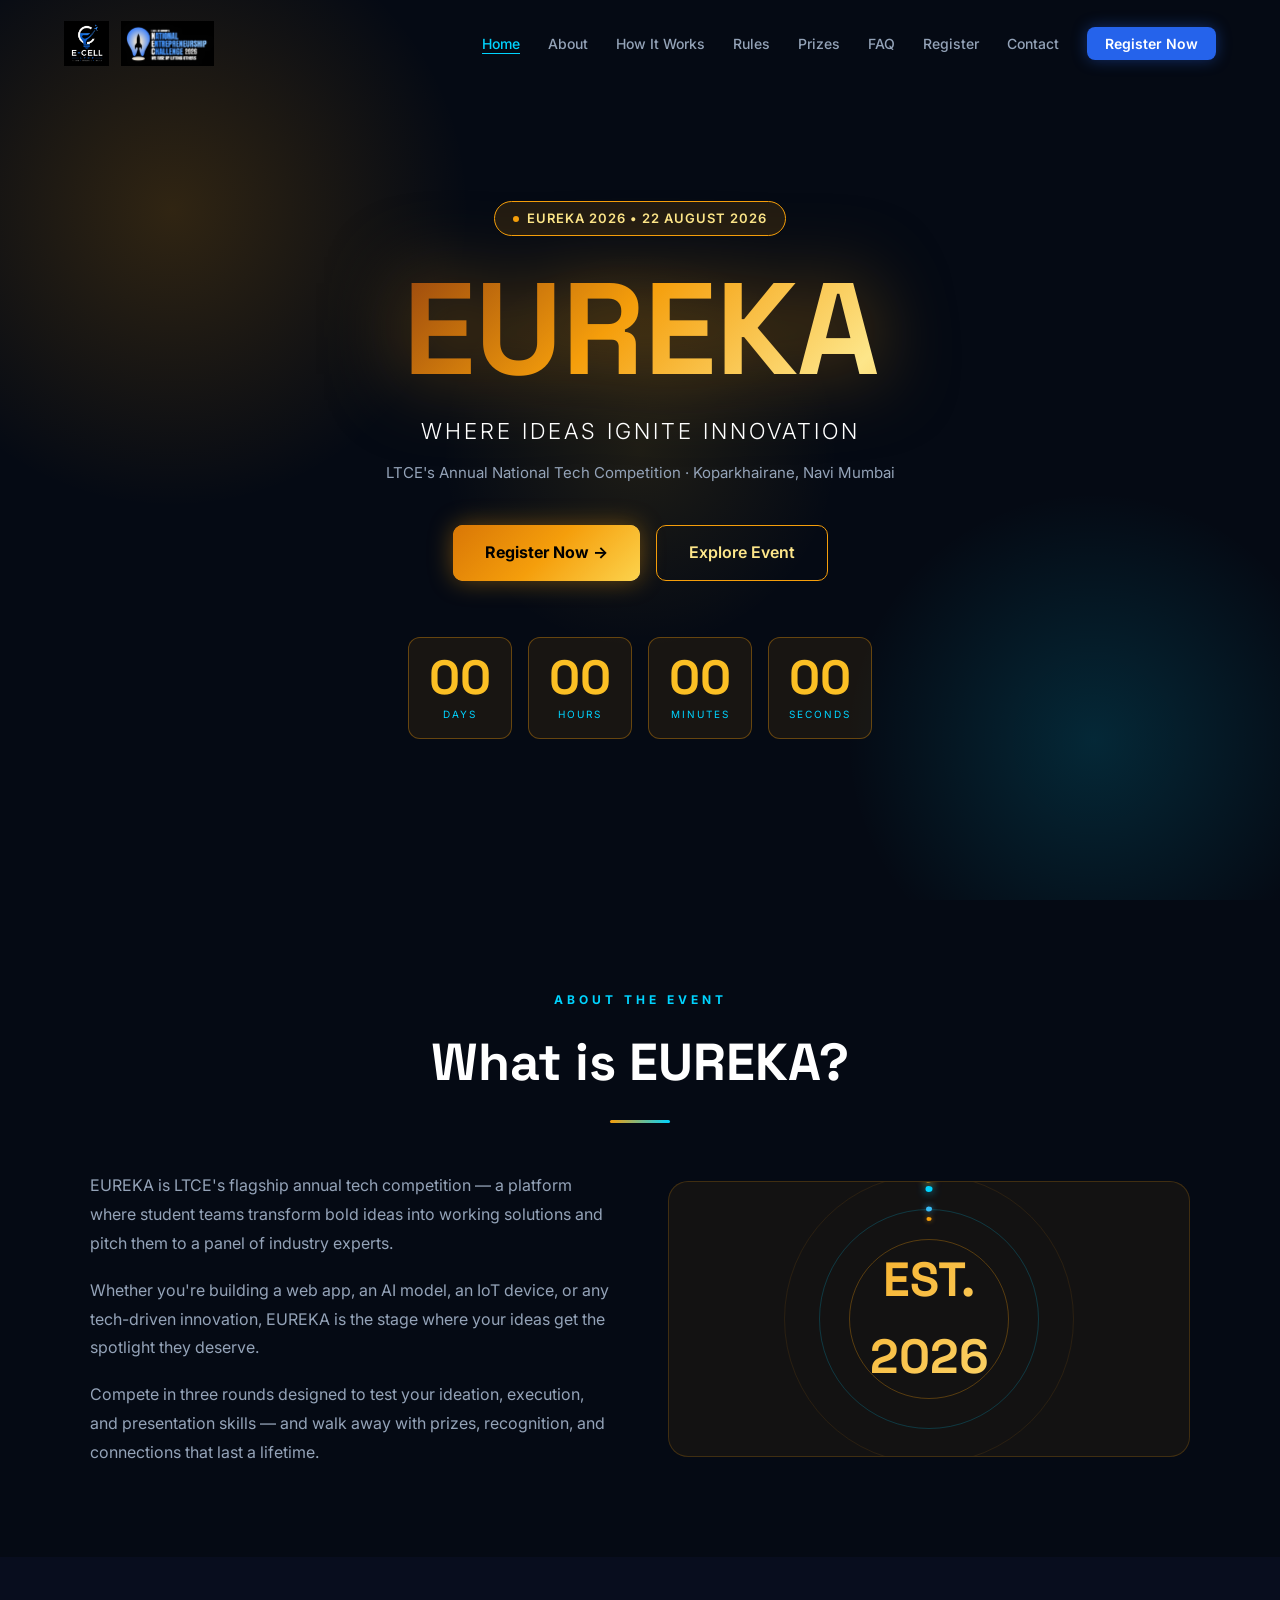
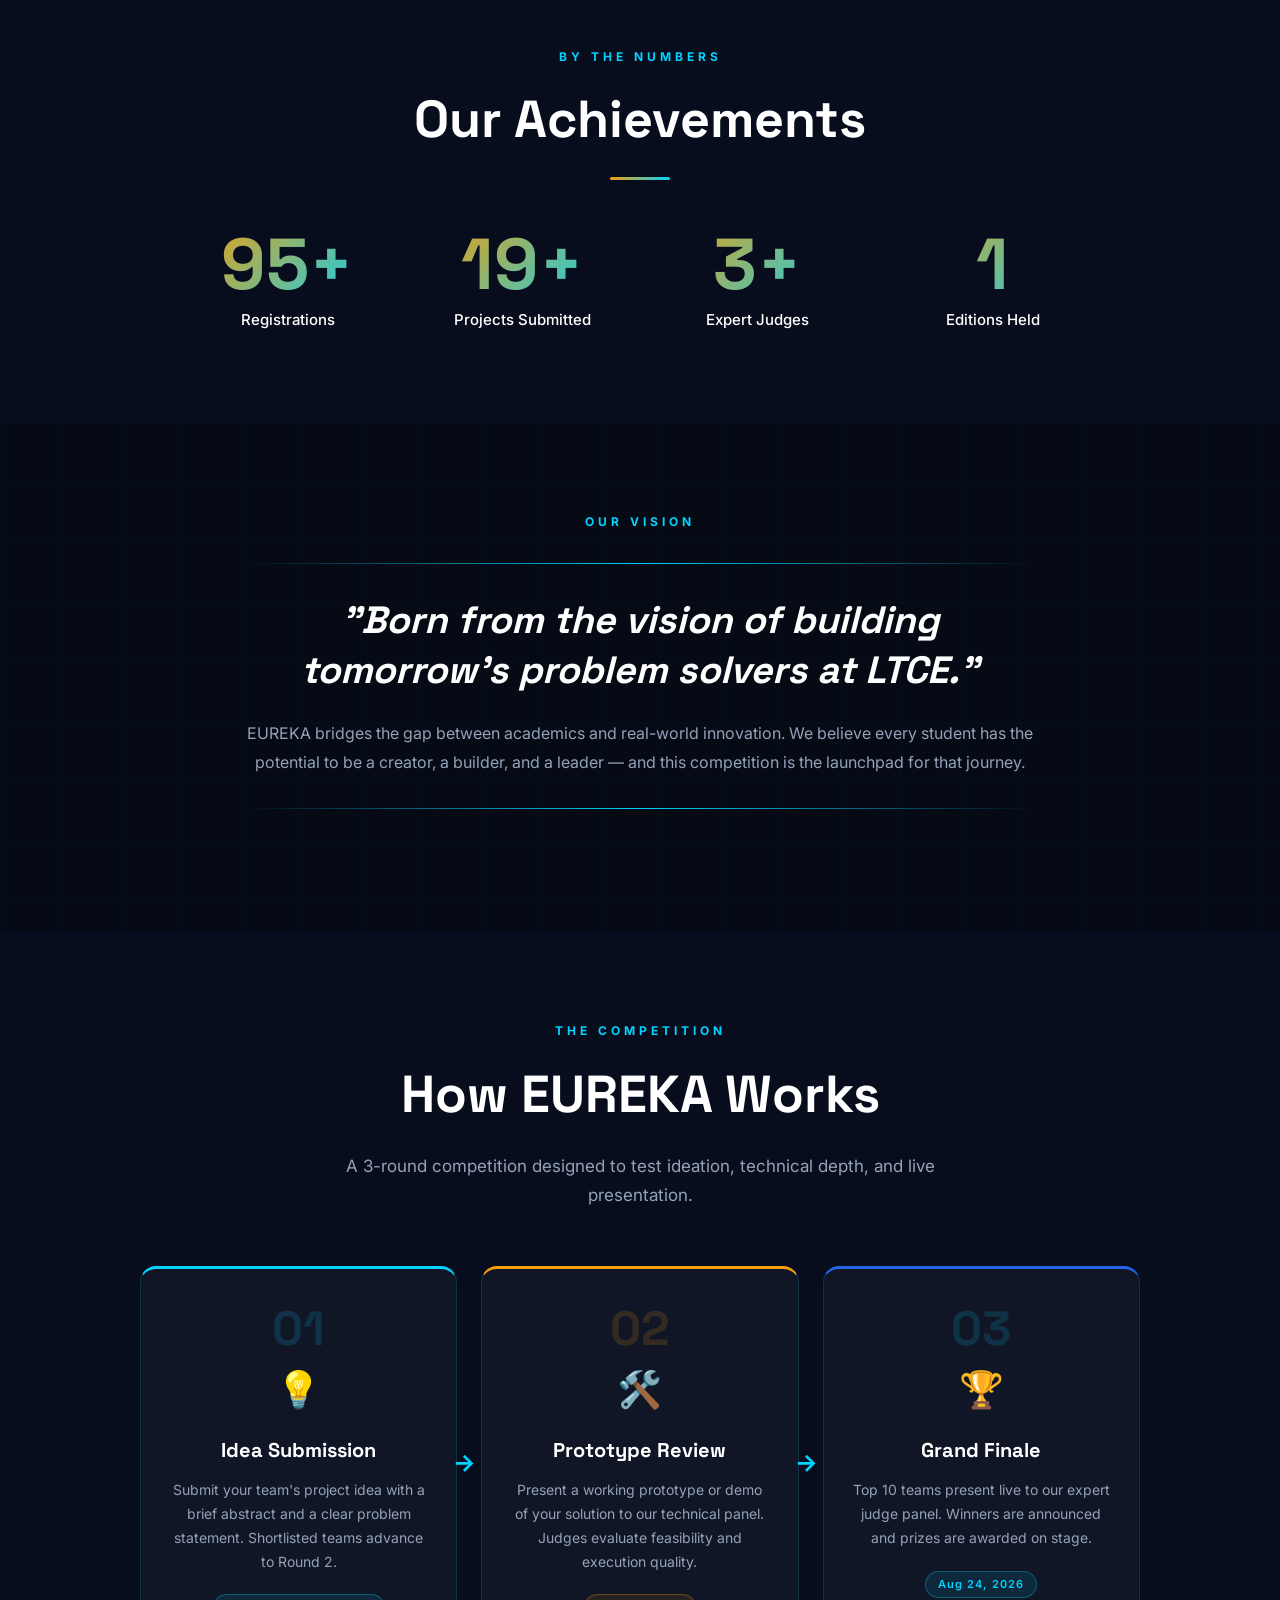
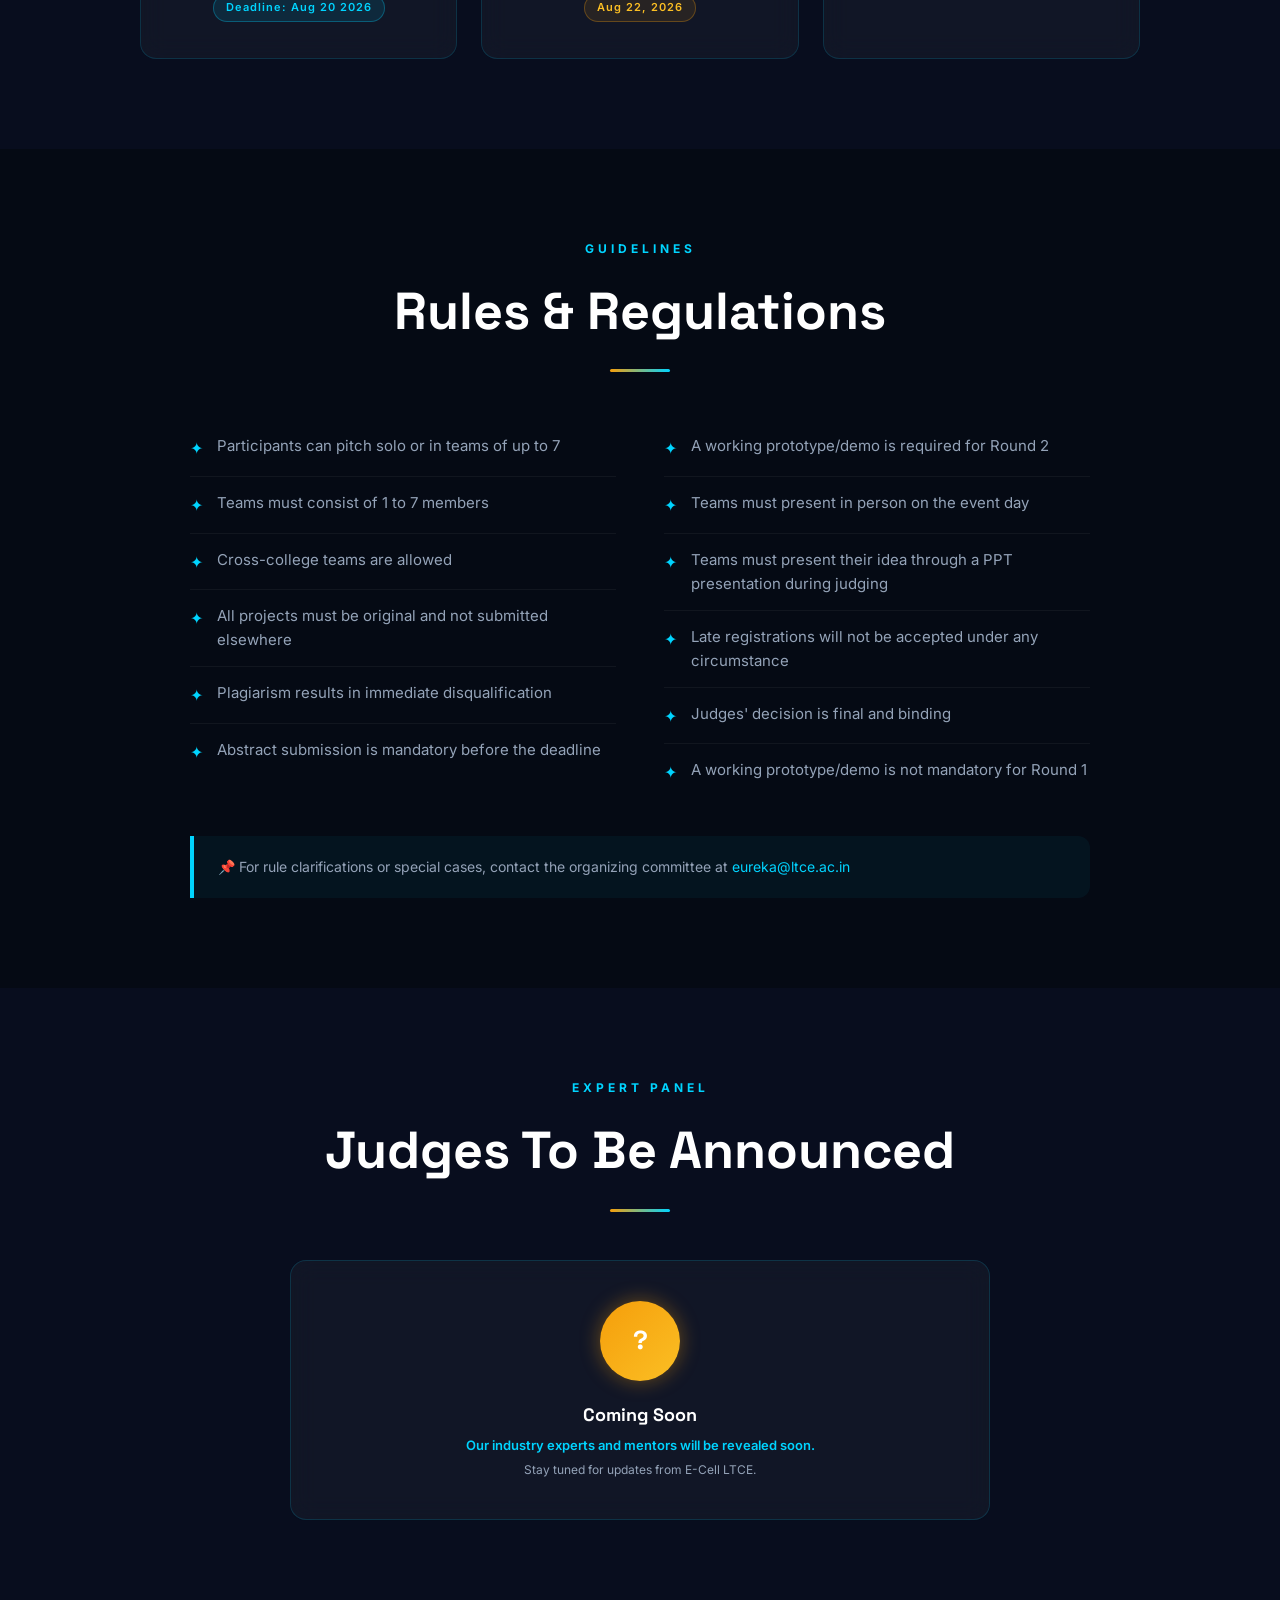
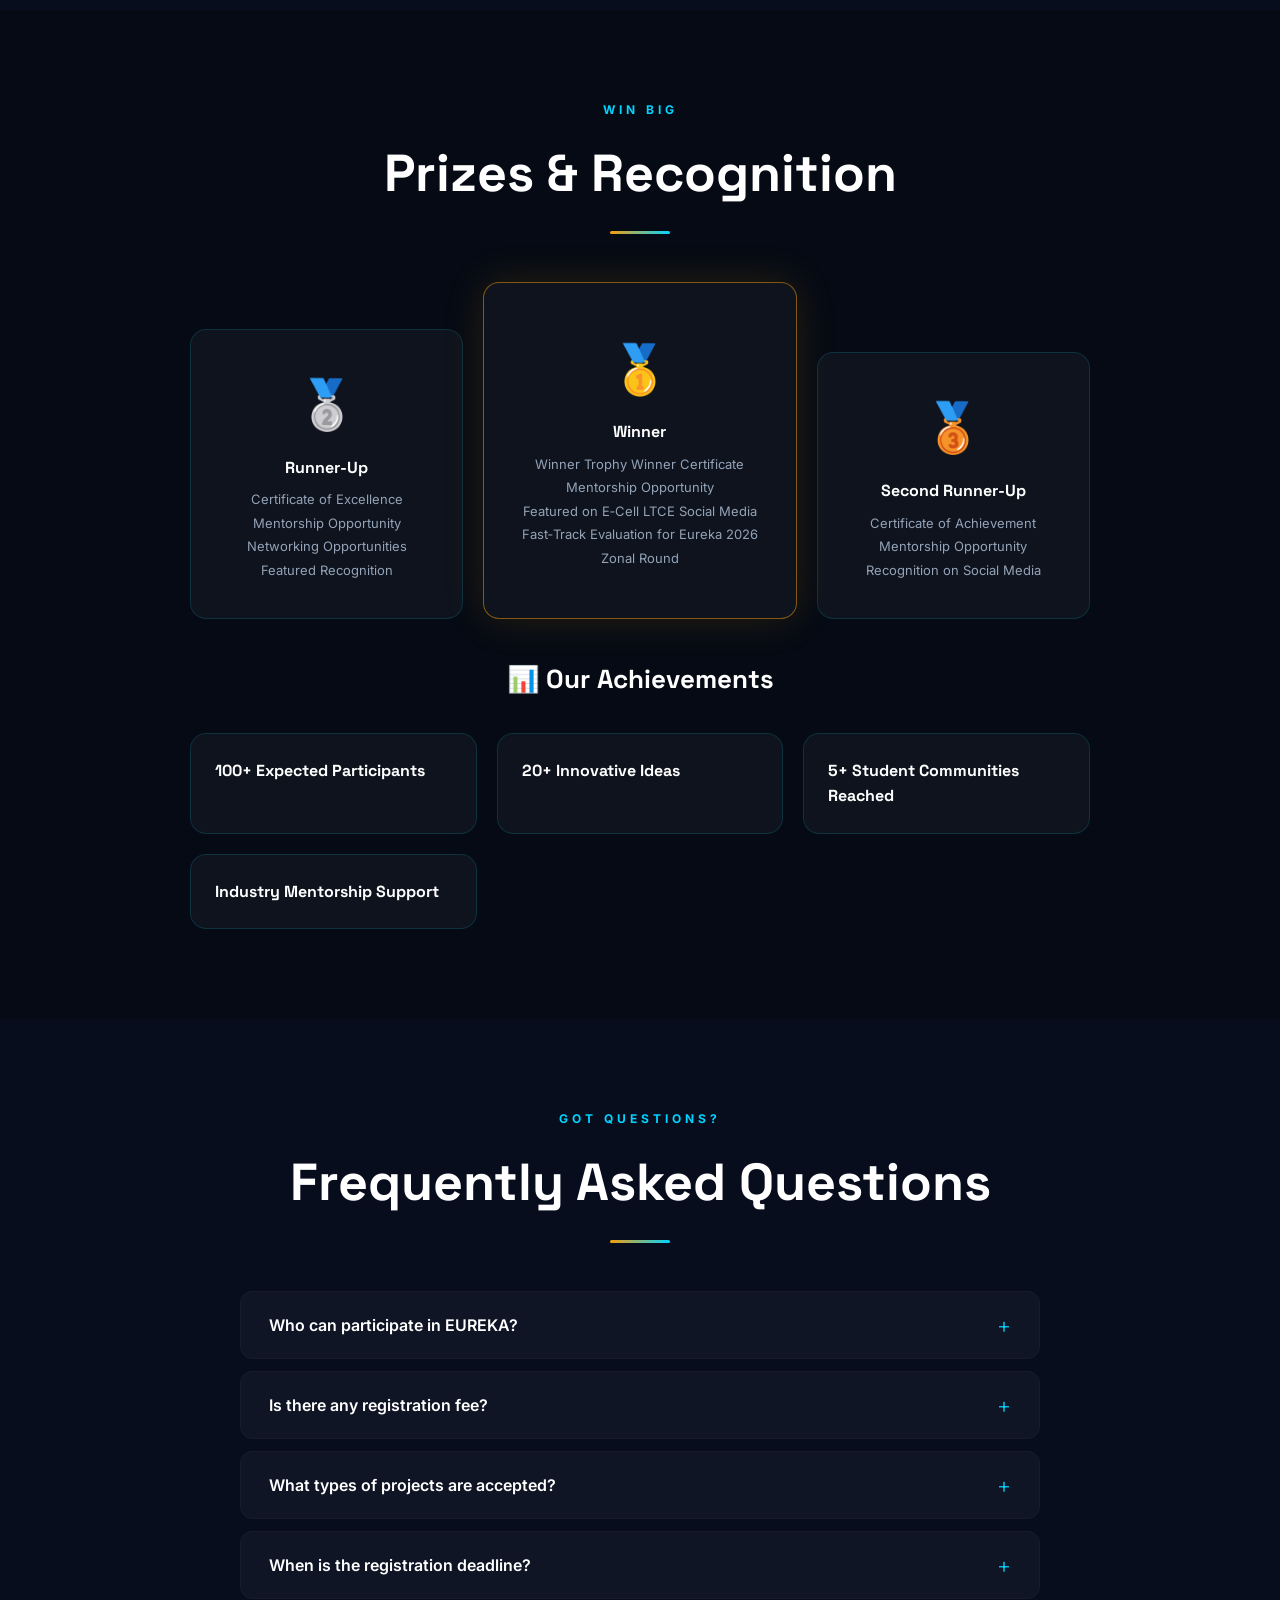
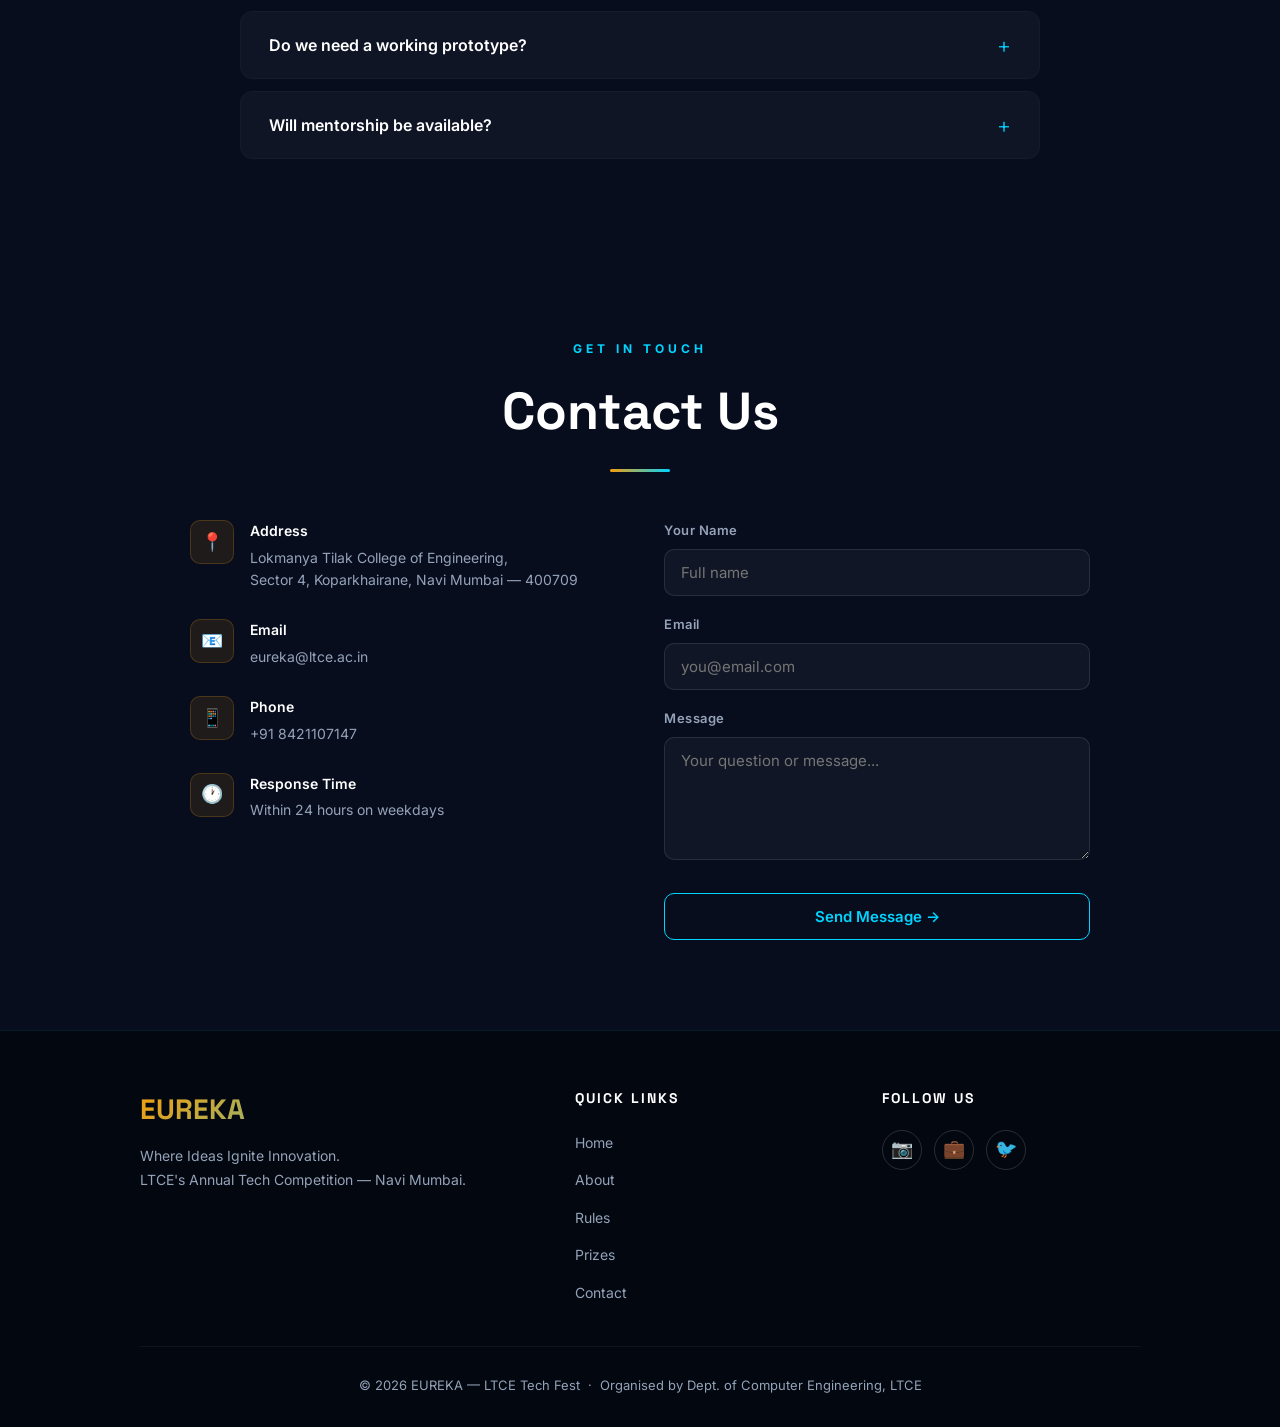
<file: index.html>
<!DOCTYPE html>
<html lang="en">
<head>
<meta charset="UTF-8"/>
<meta name="viewport" content="width=device-width, initial-scale=1.0"/>
<title>EUREKA 2026 — LTCE Tech Fest</title>
<meta name="description" content="LTCE's flagship annual tech competition. Register free. Win ₹30,000+ in prizes."/>
<link rel="preconnect" href="https://fonts.googleapis.com"/>
<link href="https://fonts.googleapis.com/css2?family=Space+Grotesk:wght@300;400;500;600;700;800&family=Inter:wght@300;400;500;600&display=swap" rel="stylesheet"/>
<link rel="stylesheet" href="Style.css">
<script src="Script.js" defer></script>
</head>
<body>
  
<!-- PROGRESS BAR -->
<div id="progress-bar"></div>

<!-- NAVBAR -->
<nav id="navbar">
  <a href="#home" class="nav-logo">
    <img src="ecell-logo.png" alt="E-Cell LTCE" class="nav-logo-img">
    <img src="nec-logo.png" alt="NEC" class="nav-logo-img">
</a>
  <ul class="nav-links">
    <li><a href="#home">Home</a></li>
    <li><a href="#about">About</a></li>
    <li><a href="#how-it-works">How It Works</a></li>
    <li><a href="#rules">Rules</a></li>
    <li><a href="#prizes">Prizes</a></li>
    <li><a href="#faq">FAQ</a></li>
    <li><a href="Registration.html">Register</a></li>
    <li><a href="#contact">Contact</a></li>
    <li><a href="Registration.html" class="nav-cta">Register Now</a></li>
  </ul>
  <button class="hamburger" id="hamburger" aria-label="Menu">
    <span></span><span></span><span></span>
  </button>
</nav>

<!-- MOBILE MENU -->
<div class="mobile-menu" id="mobile-menu">
  <a href="#home" class="mobile-link">Home</a>
  <a href="#about" class="mobile-link">About</a>
  <a href="#how-it-works" class="mobile-link">How It Works</a>
  <a href="#rules" class="mobile-link">Rules</a>
  <a href="#prizes" class="mobile-link">Prizes</a>
  <a href="#faq" class="mobile-link">FAQ</a>
  <a href="Registration.html" class="mobile-link">Register</a>
  <a href="#contact" class="mobile-link">Contact</a>
</div>

<!-- HERO -->
<section id="home">
  <div class="hero-glow-1"></div>
  <div class="hero-glow-2"></div>
  <div class="hero-glow-3"></div>
  <canvas id="hero-canvas" style="position:absolute;top:0;left:0;width:100%;height:100%;pointer-events:none;z-index:1;"></canvas>
  <div class="hero-content">
    <div class="hero-badge"><span class="badge-dot"></span>EUREKA 2026 • 22 August 2026</div>
    <h1 class="hero-title">EUREKA</h1>
    <p class="hero-tagline">Where Ideas Ignite Innovation</p>
    <p class="hero-sub">LTCE's Annual National Tech Competition · Koparkhairane, Navi Mumbai</p>
    <div class="hero-buttons">
      <a href="Registration.html" class="btn-primary">Register Now &rarr;</a>
      <a href="#about" class="btn-ghost">Explore Event</a>
    </div>
    <div class="countdown" id="countdown">
      <div class="cd-box"><span class="cd-num" id="cd-days">00</span><span class="cd-label">Days</span></div>
      <div class="cd-box"><span class="cd-num" id="cd-hours">00</span><span class="cd-label">Hours</span></div>
      <div class="cd-box"><span class="cd-num" id="cd-mins">00</span><span class="cd-label">Minutes</span></div>
      <div class="cd-box"><span class="cd-num" id="cd-secs">00</span><span class="cd-label">Seconds</span></div>
    </div>
  </div>
</section>

<!-- ABOUT -->
<section id="about" class="section">
  <p class="section-label reveal">About the Event</p>
  <h2 class="section-title reveal">What is EUREKA?</h2>
  <div class="gold-line reveal"></div>
  <div class="about-grid">
    <div class="about-text reveal-left">
      <p>EUREKA is LTCE's flagship annual tech competition — a platform where student teams transform bold ideas into working solutions and pitch them to a panel of industry experts.</p>
      <p>Whether you're building a web app, an AI model, an IoT device, or any tech-driven innovation, EUREKA is the stage where your ideas get the spotlight they deserve.</p>
      <p>Compete in three rounds designed to test your ideation, execution, and presentation skills — and walk away with prizes, recognition, and connections that last a lifetime.</p>
    </div>
    <div class="orbit-card reveal-right">
      <!-- Static orbit path rings -->
      <div class="orbit-ring ring1"></div>
      <div class="orbit-ring ring2"></div>
      <div class="orbit-ring ring3"></div>
      <!-- Asteroid system -->
      <div class="asteroid-system">
        <div class="asteroid-ring asteroid-ring-1"><div class="asteroid a-g1"></div></div>
        <div class="asteroid-ring asteroid-ring-2"><div class="asteroid a-c1"></div></div>
        <div class="asteroid-ring asteroid-ring-3"><div class="asteroid a-g2"></div></div>
        <div class="asteroid-ring asteroid-ring-4"><div class="asteroid a-c2"></div></div>
        <div class="asteroid-ring asteroid-ring-5"><div class="asteroid a-g3"></div></div>
        <div class="asteroid-ring asteroid-ring-6"><div class="asteroid a-c3"></div></div>
        <div class="asteroid-ring asteroid-ring-7"><div class="asteroid a-g4"></div></div>
        <div class="asteroid-ring asteroid-ring-8"><div class="asteroid a-c4"></div></div>
      </div>
      <div class="orbit-text">EST.<br/>2026</div>
    </div>
  </div>
</section>

<!-- ACHIEVEMENTS -->
<section class="section section-alt">
  <p class="section-label reveal">By the Numbers</p>
  <h2 class="section-title reveal">Our Achievements</h2>
  <div class="gold-line reveal"></div>
  <div class="stats-row" id="stats-row">
    <div class="stat-item reveal"><span class="stat-num" data-target="100" data-suffix="+">0+</span><p class="stat-label">Registrations</p></div>
    <div class="stat-item reveal" style="transition-delay:0.1s"><span class="stat-num" data-target="20" data-suffix="+">0+</span><p class="stat-label">Projects Submitted</p></div>
    <div class="stat-item reveal" style="transition-delay:0.2s"><span class="stat-num" data-target="4" data-suffix="+">0+</span><p class="stat-label">Expert Judges</p></div>
    <div class="stat-item reveal" style="transition-delay:0.3s"><span class="stat-num" data-target="2" data-suffix="">0</span><p class="stat-label">Editions Held</p></div>
  </div>
</section>

<!-- VISION -->
<section class="section vision-section">
  <div class="vision-grid-bg"></div>
  <div class="vision-inner reveal">
    <p class="section-label">Our Vision</p>
    <div class="vision-line"></div>
    <p class="vision-quote">"Born from the vision of building tomorrow's problem solvers at LTCE."</p>
    <p class="vision-para">EUREKA bridges the gap between academics and real-world innovation. We believe every student has the potential to be a creator, a builder, and a leader — and this competition is the launchpad for that journey.</p>
    <div class="vision-line"></div>
  </div>
</section>

<!-- HOW IT WORKS -->
<section id="how-it-works" class="section section-alt">
  <p class="section-label reveal">The Competition</p>
  <h2 class="section-title reveal">How EUREKA Works</h2>
  <p class="section-sub reveal">A 3-round competition designed to test ideation, technical depth, and live presentation.</p>
  <div class="rounds-grid">
    <div class="glass round-card reveal">
      <div class="round-num">01</div>
      <span class="round-icon">💡</span>
      <h3 class="round-title">Idea Submission</h3>
      <p class="round-desc">Submit your team's project idea with a brief abstract and a clear problem statement. Shortlisted teams advance to Round 2.</p>
      <span class="round-badge">Deadline: Aug 20 2026</span>
      <div class="round-arrow">→</div>
    </div>
    <div class="glass round-card reveal" style="transition-delay:0.15s">
      <div class="round-num">02</div>
      <span class="round-icon">🛠️</span>
      <h3 class="round-title">Prototype Review</h3>
      <p class="round-desc">Present a working prototype or demo of your solution to our technical panel. Judges evaluate feasibility and execution quality.</p>
      <span class="round-badge">Aug 22, 2026</span>
      <div class="round-arrow">→</div>
    </div>
    <div class="glass round-card reveal" style="transition-delay:0.3s">
      <div class="round-num">03</div>
      <span class="round-icon">🏆</span>
      <h3 class="round-title">Grand Finale</h3>
      <p class="round-desc">Top 10 teams present live to our expert judge panel. Winners are announced and prizes are awarded on stage.</p>
      <span class="round-badge">Aug 24, 2026</span>
    </div>
  </div>
</section>

<!-- RULES -->
<section id="rules" class="section">
  <p class="section-label reveal">Guidelines</p>
  <h2 class="section-title reveal">Rules & Regulations</h2>
  <div class="gold-line reveal"></div>
  <div class="rules-grid">
    <div>
      <div class="rule-item reveal"><span class="rule-icon">✦</span><span class="rule-text">Participants can pitch solo or in teams of up to 7</span></div>
      <div class="rule-item reveal"><span class="rule-icon">✦</span><span class="rule-text">Teams must consist of 1 to 7 members</span></div>
      <div class="rule-item reveal"><span class="rule-icon">✦</span><span class="rule-text">Cross-college teams are allowed</span></div>
      <div class="rule-item reveal"><span class="rule-icon">✦</span><span class="rule-text">All projects must be original and not submitted elsewhere</span></div>
      <div class="rule-item reveal"><span class="rule-icon">✦</span><span class="rule-text">Plagiarism results in immediate disqualification</span></div>
      <div class="rule-item reveal"><span class="rule-icon">✦</span><span class="rule-text">Abstract submission is mandatory before the deadline</span></div>
    </div>
    <div>
      <div class="rule-item reveal"><span class="rule-icon">✦</span><span class="rule-text">A working prototype/demo is required for Round 2</span></div>
      <div class="rule-item reveal"><span class="rule-icon">✦</span><span class="rule-text">Teams must present in person on the event day</span></div>
      <div class="rule-item reveal"><span class="rule-icon">✦</span><span class="rule-text">Teams must present their idea through a PPT presentation during judging</span></div>
      <div class="rule-item reveal"><span class="rule-icon">✦</span><span class="rule-text">Late registrations will not be accepted under any circumstance</span></div>
      <div class="rule-item reveal"><span class="rule-icon">✦</span><span class="rule-text">Judges' decision is final and binding</span></div>
      <div class="rule-item reveal"><span class="rule-icon">✦</span><span class="rule-text">A working prototype/demo is not mandatory for Round 1</span></div>
    </div>
  </div>
  <div class="rules-note reveal">
    📌 For rule clarifications or special cases, contact the organizing committee at <a href="mailto:eureka@ltce.ac.in">eureka@ltce.ac.in</a>
  </div>
</section>

<!-- JUDGES -->
<section id="judges" class="section section-alt">
  <p class="section-label reveal">Expert Panel</p>
  <h2 class="section-title reveal">Judges To Be Announced</h2>
  <div class="gold-line reveal"></div>
  <div class="glass judge-card reveal" style="max-width:700px;margin:0 auto;text-align:center;padding:40px;">
    <div class="judge-avatar gold">?</div>
    <h3 class="judge-name">Coming Soon</h3>
    <p class="judge-role">Our industry experts and mentors will be revealed soon.</p>
    <p class="judge-org">Stay tuned for updates from E-Cell LTCE.</p>
  </div>
</section>


<!-- PRIZES -->
<section id="prizes" class="section">
  <p class="section-label reveal">Win Big</p>
  <h2 class="section-title reveal">Prizes & Recognition</h2>
  <div class="gold-line reveal"></div>

  <div class="podium">
    <div class="glass prize-card reveal">
      <span class="prize-rank">🥈</span>
      <p class="prize-title">Runner-Up</p>
      <p class="prize-extras">
        Certificate of Excellence<br>
        Mentorship Opportunity<br>
      Networking Opportunities<br>
      Featured Recognition
      </p>
    </div>

    <div class="glass prize-card first reveal">
      <span class="prize-rank">🥇</span>
      <p class="prize-title">Winner</p>
      <p class="prize-extras">
        Winner Trophy
      Winner Certificate<br>
      Mentorship Opportunity<br>
      Featured on E‑Cell LTCE Social Media<br>
      Fast‑Track Evaluation for Eureka 2026 Zonal Round
      </p>
    </div>

    <div class="glass prize-card reveal">
      <span class="prize-rank">🥉</span>
      <p class="prize-title">Second Runner‑Up</p>
      <p class="prize-extras">
      Certificate of Achievement<br>
      Mentorship Opportunity<br>
      Recognition on Social Media
      </p>
    </div>
  </div>

  <h3 class="benefits-title reveal">📊 Our Achievements</h3>
  <div class="benefits-grid">
    <div class="glass benefit-item reveal"><p class="benefit-name">100+ Expected Participants</p></div>
    <div class="glass benefit-item reveal"><p class="benefit-name">20+ Innovative Ideas</p></div>
    <div class="glass benefit-item reveal"><p class="benefit-name">5+ Student Communities Reached</p></div>
    <div class="glass benefit-item reveal"><p class="benefit-name">Industry Mentorship Support</p></div>
  </div>
</section>


<!-- FAQ -->
<section id="faq" class="section section-alt">
  <p class="section-label reveal">Got Questions?</p>
  <h2 class="section-title reveal">Frequently Asked Questions</h2>
  <div class="gold-line reveal"></div>
  <div class="faq-wrap reveal">
    <div class="faq-item">
      <button class="faq-q">Who can participate in EUREKA?<span class="faq-icon">+</span></button>
      <div class="faq-a"><div class="faq-a-inner">Any currently enrolled student can participate. Teams of 1–7 members are allowed.</div></div>
    </div>
    <div class="faq-item">
      <button class="faq-q">Is there any registration fee?<span class="faq-icon">+</span></button>
      <div class="faq-a"><div class="faq-a-inner">No, EUREKA is completely free for all students. There is no registration fee or participation charge.</div></div>
    </div>
    <div class="faq-item">
      <button class="faq-q">What types of projects are accepted?<span class="faq-icon">+</span></button>
      <div class="faq-a"><div class="faq-a-inner">Any tech-driven project is welcome — web apps, mobile apps, AI/ML models, IoT and hardware, data science solutions, or any innovative technology solving a real-world problem.</div></div>
    </div>
    <div class="faq-item">
      <button class="faq-q">When is the registration deadline?<span class="faq-icon">+</span></button>
      <div class="faq-a"><div class="faq-a-inner">Registration closes on Aug 20, 2026. Late entries will not be accepted under any circumstance, so register early to secure your spot.</div></div>
    </div>
    <div class="faq-item">
      <button class="faq-q">Do we need a working prototype?<span class="faq-icon">+</span></button>
      <div class="faq-a"><div class="faq-a-inner">For Round 1, only an PPT and problem statement are required. A working prototype or demo is mandatory for Round 2 onward.</div></div>
    </div>
    <div class="faq-item">
      <button class="faq-q">Will mentorship be available?<span class="faq-icon">+</span></button>
      <div class="faq-a"><div class="faq-a-inner">Yes! All registered teams get access to mentorship sessions with our industry panel before the final round. Guidance on ideation, prototyping, and presentation will be provided.</div></div>
    </div>
  </div>
</section>

<!-- REGISTRATION -->


<!-- CONTACT -->
<section id="contact" class="section section-alt">
  <p class="section-label reveal">Get in Touch</p>
  <h2 class="section-title reveal">Contact Us</h2>
  <div class="gold-line reveal"></div>
  <div class="contact-grid">
    <div class="reveal-left">
      <div class="contact-info-item">
        <div class="contact-icon">📍</div>
        <div><p class="contact-detail-title">Address</p><p class="contact-detail-val">Lokmanya Tilak College of Engineering,<br/>Sector 4, Koparkhairane, Navi Mumbai — 400709</p></div>
      </div>
      <div class="contact-info-item">
        <div class="contact-icon">📧</div>
        <div><p class="contact-detail-title">Email</p><p class="contact-detail-val">eureka@ltce.ac.in</p></div>
      </div>
      <div class="contact-info-item">
        <div class="contact-icon">📱</div>
        <div><p class="contact-detail-title">Phone</p><p class="contact-detail-val">+91 8421107147</p></div>
      </div>
      <div class="contact-info-item">
        <div class="contact-icon">🕐</div>
        <div><p class="contact-detail-title">Response Time</p><p class="contact-detail-val">Within 24 hours on weekdays</p></div>
      </div>
    </div>
    <div class="reveal-right">
      <div class="form-group"><label class="form-label">Your Name</label><input type="text" class="form-control" id="c-name" placeholder="Full name"/></div>
      <div class="form-group"><label class="form-label">Email</label><input type="email" class="form-control" id="c-email" placeholder="you@email.com"/></div>
      <div class="form-group"><label class="form-label">Message</label><textarea class="form-control" id="c-msg" rows="5" placeholder="Your question or message..."></textarea></div>
      <button class="btn-ghost-contact" onclick="sendMsg()">Send Message →</button>
      <p class="contact-success" id="c-success">✅ Message sent! We'll get back to you within 24 hours.</p>
    </div>
  </div>
</section>

<!-- FOOTER -->
<footer>
  <div class="footer-grid">
    <div>
      <span class="footer-logo">EUREKA</span>
      <p class="footer-tagline">Where Ideas Ignite Innovation.<br/>LTCE's Annual Tech Competition — Navi Mumbai.</p>
    </div>
    <div>
      <p class="footer-col-title">Quick Links</p>
      <ul class="footer-links">
        <li><a href="#home">Home</a></li>
        <li><a href="#about">About</a></li>
        <li><a href="#rules">Rules</a></li>
        <li><a href="#prizes">Prizes</a></li>
        <li><a href="#contact">Contact</a></li>
      </ul>
    </div>
    <div>
      <p class="footer-col-title">Follow Us</p>
      <div class="social-row">
        <a href="https://instagram.com" class="social-btn" target="_blank" title="Instagram">📷</a>
        <a href="https://linkedin.com" class="social-btn" target="_blank" title="LinkedIn">💼</a>
        <a href="https://x.com" class="social-btn" target="_blank" title="Twitter/X">🐦</a>
      </div>
    </div>
  </div>
  <div class="footer-bottom">
    &copy; 2026 EUREKA — LTCE Tech Fest &nbsp;·&nbsp; Organised by Dept. of Computer Engineering, LTCE
  </div>
</footer>

<!-- FLOATING CTA -->
<div id="float-cta"><a href="Registration.html">Register Now →</a></div>

<!-- BACK TO TOP -->
<button id="back-top" onclick="window.scrollTo({top:0,behavior:'smooth'})" title="Back to top">↑</button>
</body>
</html>
</file>
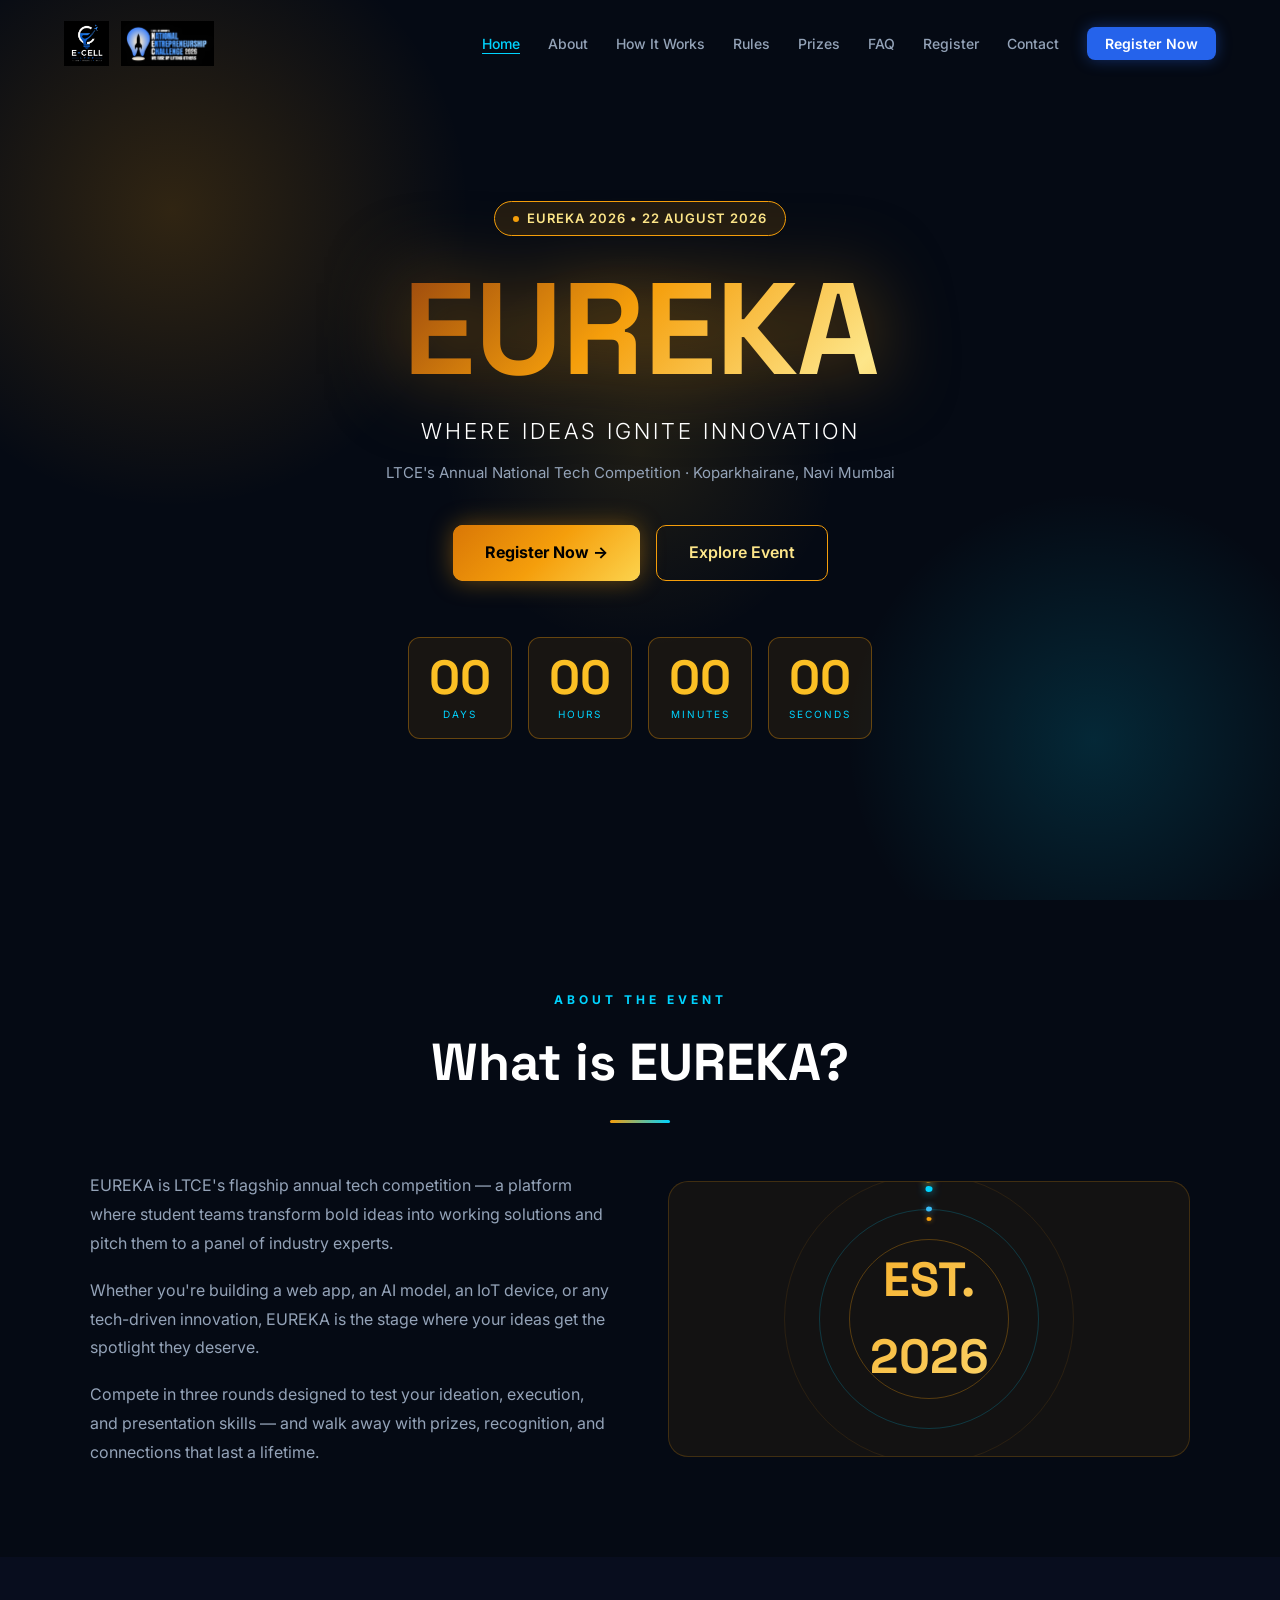
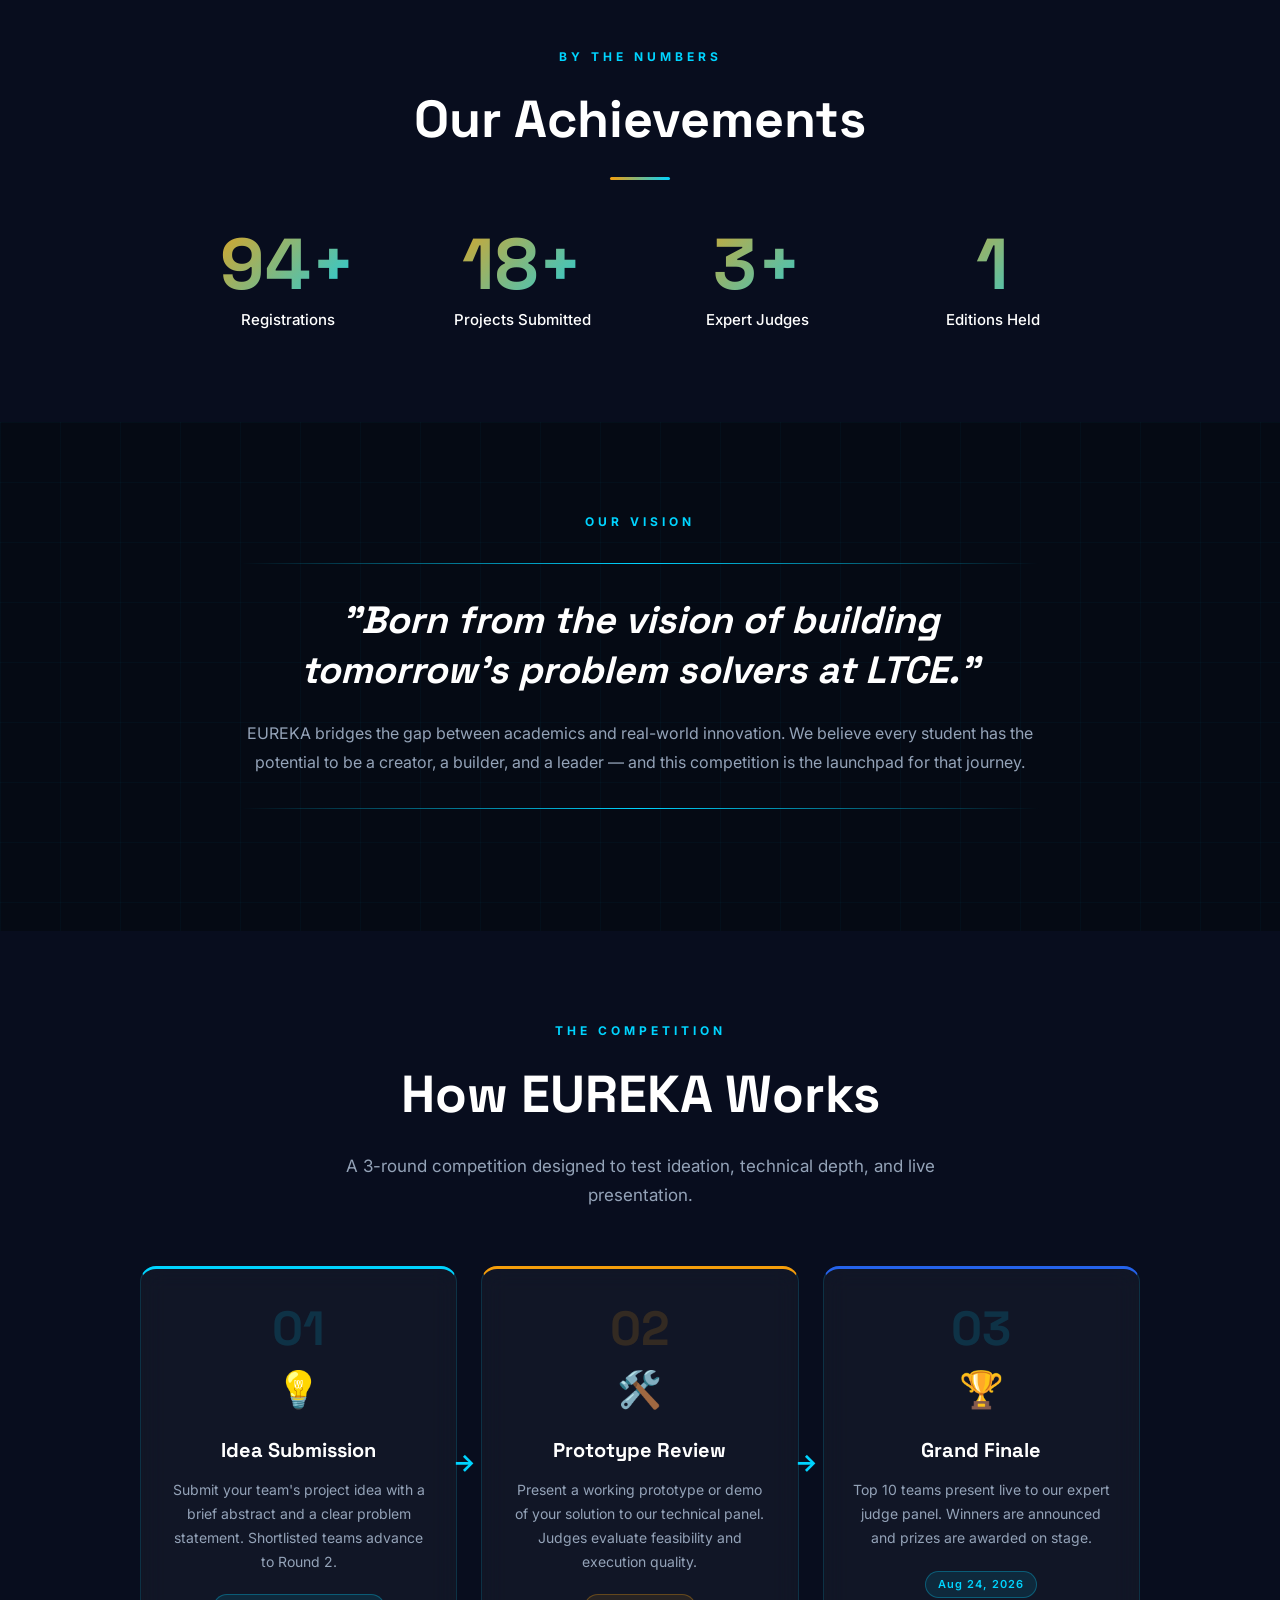
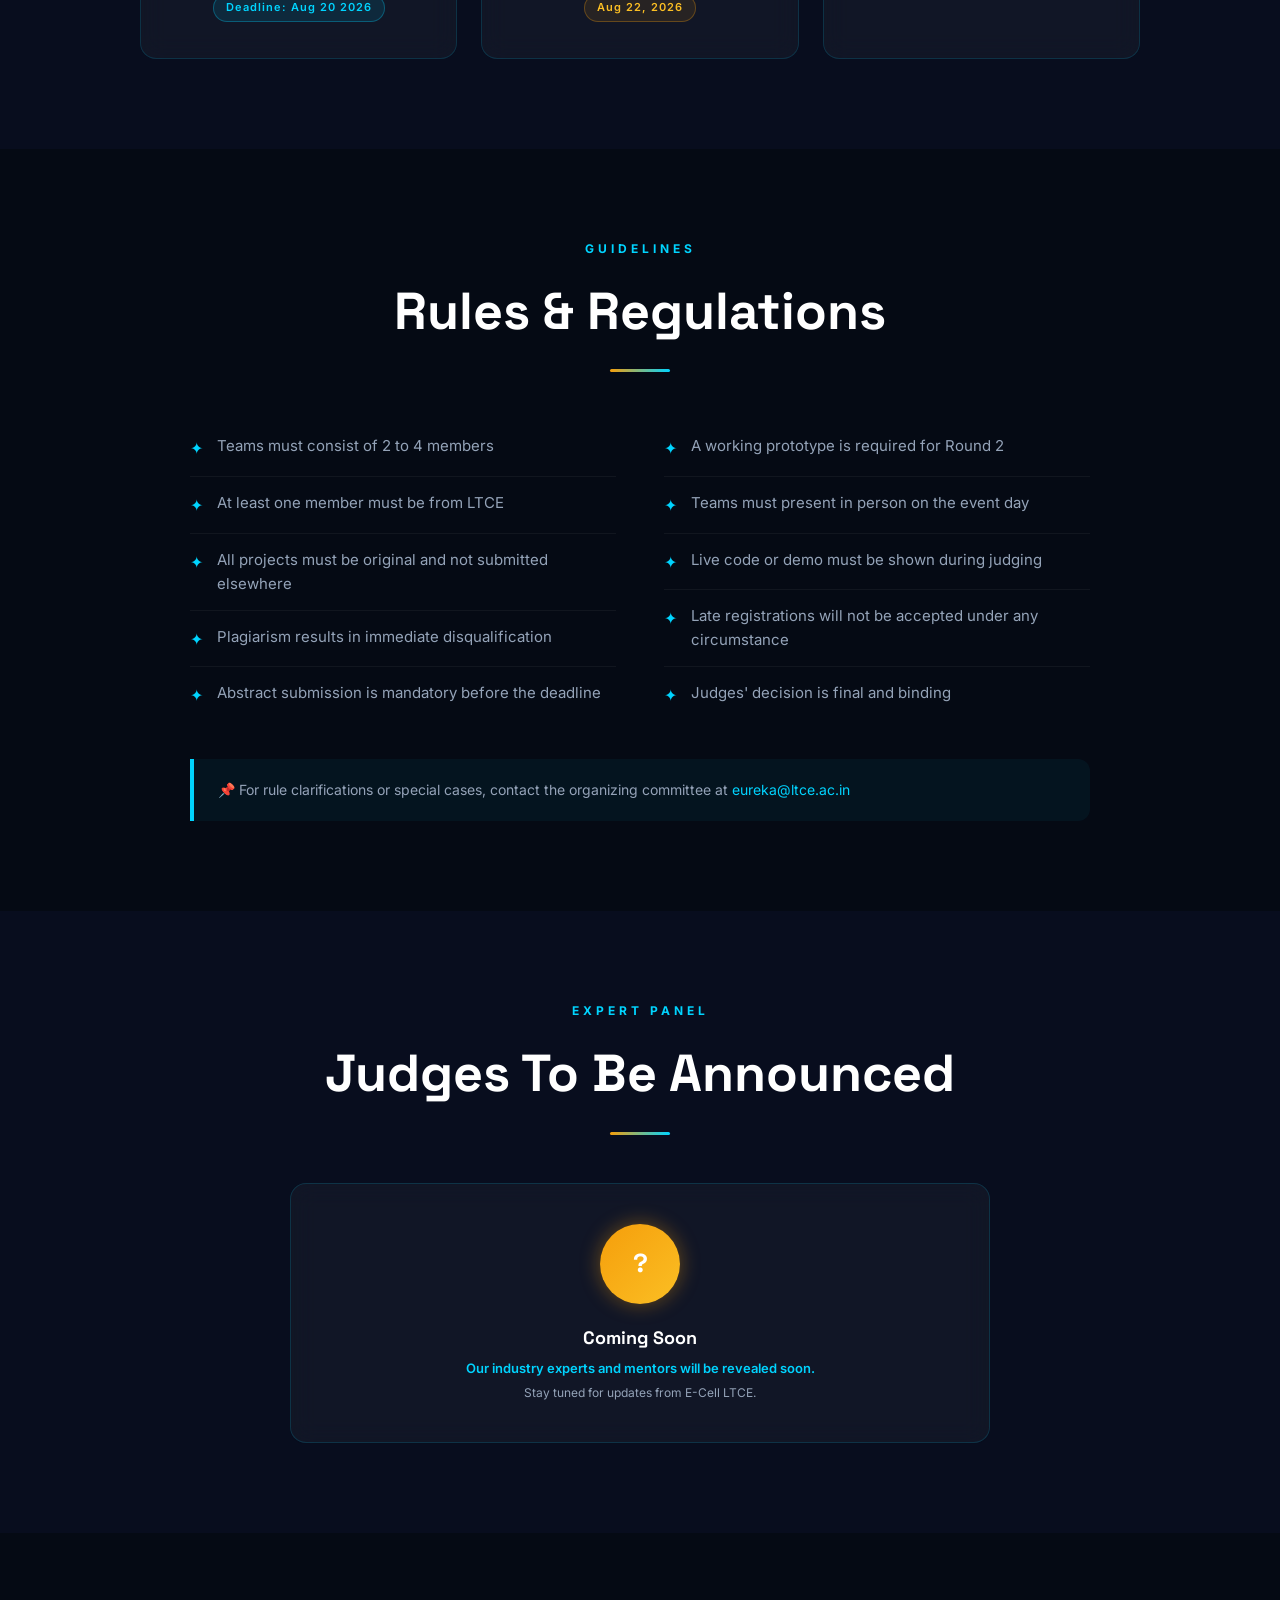
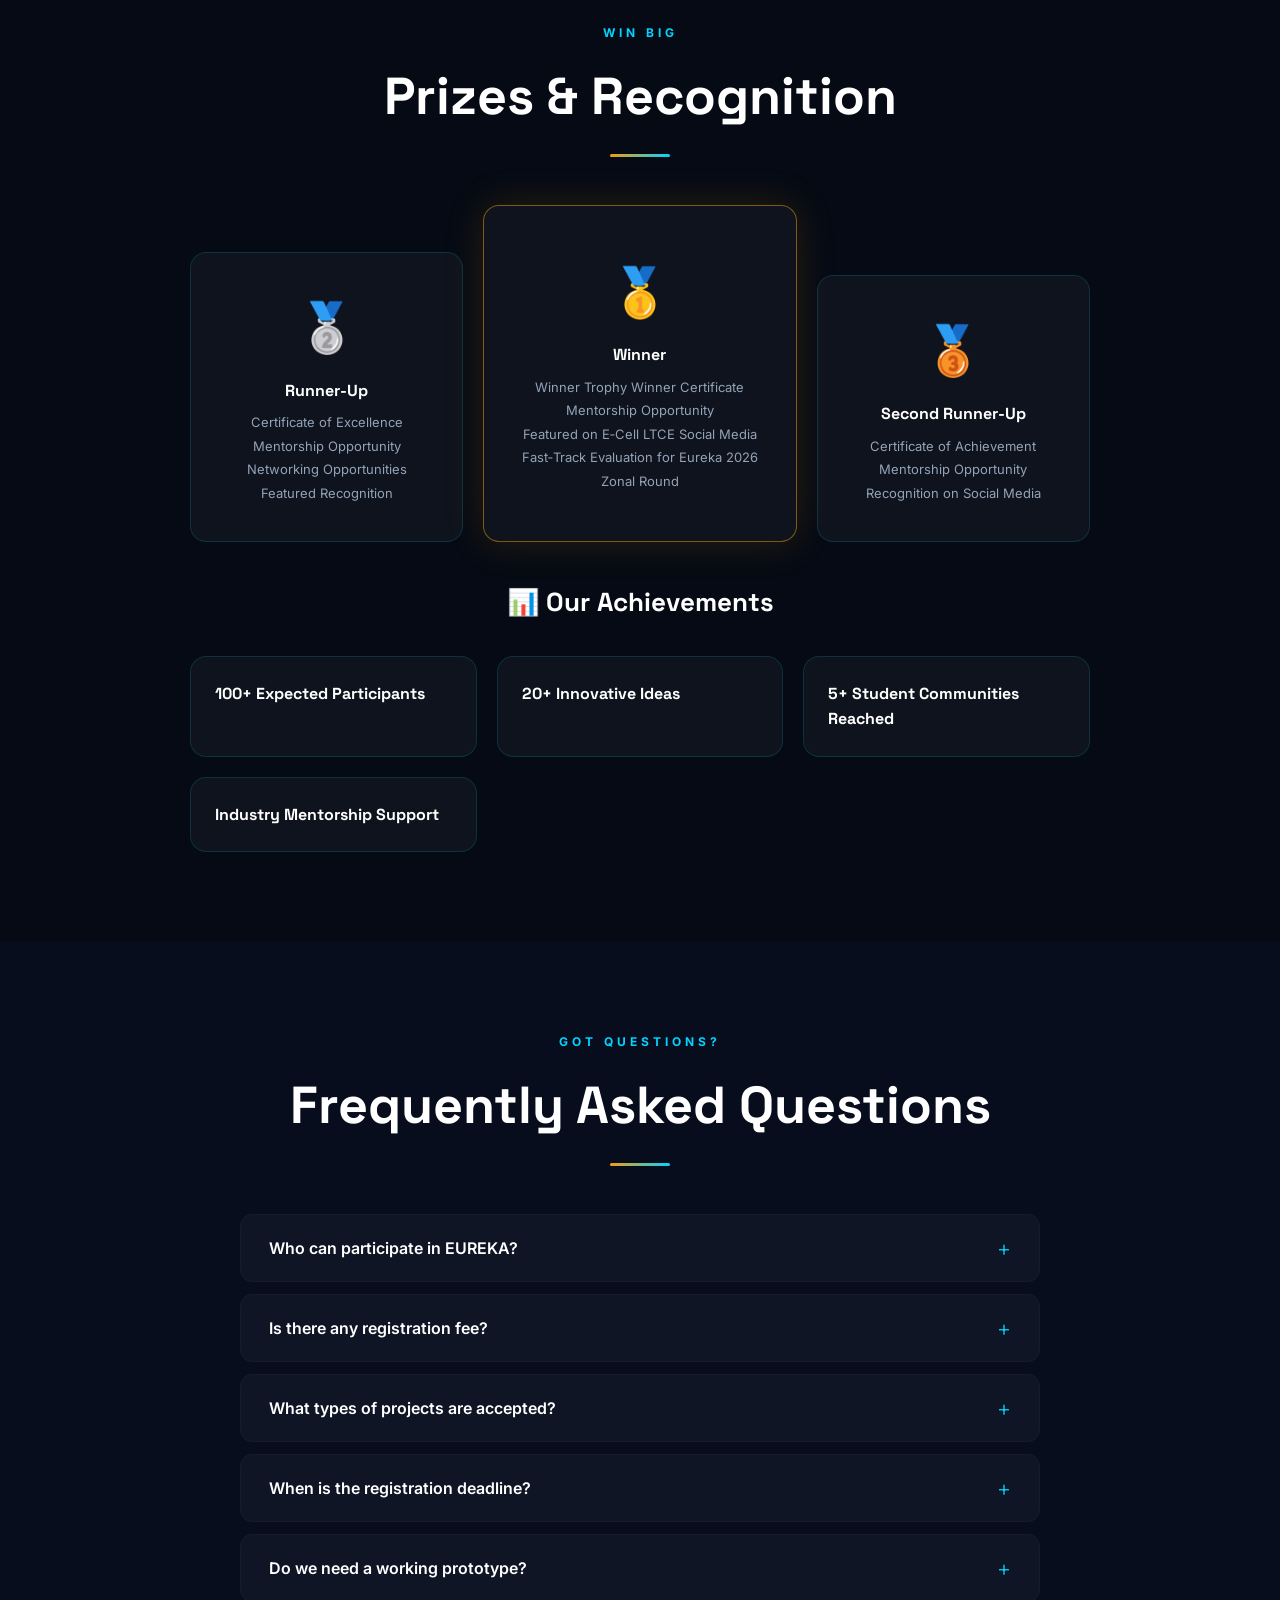
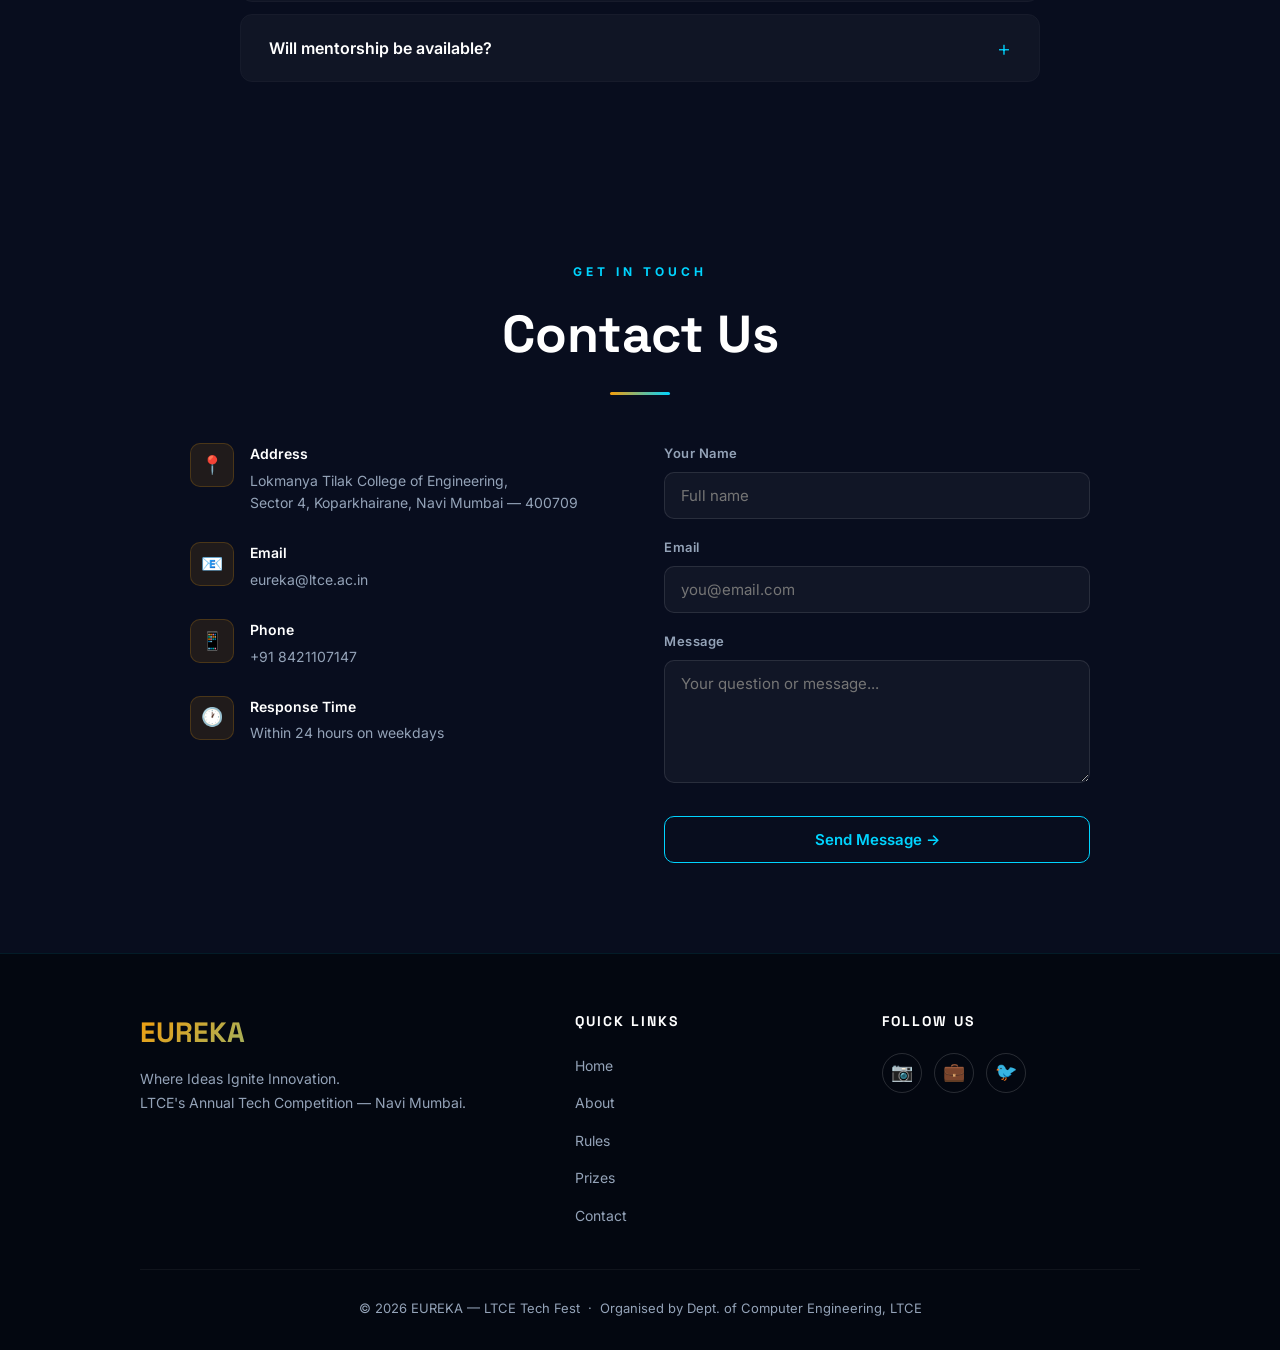
<file: EUREKA_Updated.html>
<!DOCTYPE html>
<html lang="en">
<head>
<meta charset="UTF-8"/>
<meta name="viewport" content="width=device-width, initial-scale=1.0"/>
<title>EUREKA 2026 — LTCE Tech Fest</title>
<meta name="description" content="LTCE's flagship annual tech competition. Register free. Win ₹30,000+ in prizes."/>
<link rel="preconnect" href="https://fonts.googleapis.com"/>
<link href="https://fonts.googleapis.com/css2?family=Space+Grotesk:wght@300;400;500;600;700;800&family=Inter:wght@300;400;500;600&display=swap" rel="stylesheet"/>
<link rel="stylesheet" href="Style.css">
<script src="Script.js" defer></script>
</head>
<body>

<!-- PROGRESS BAR -->
<div id="progress-bar"></div>

<!-- NAVBAR -->
<nav id="navbar">
  <a href="#home" class="nav-logo">
    <img src="ecell-logo.png" alt="E-Cell LTCE" class="nav-logo-img">
    <img src="nec-logo.png" alt="NEC" class="nav-logo-img">
</a>
  <ul class="nav-links">
    <li><a href="#home">Home</a></li>
    <li><a href="#about">About</a></li>
    <li><a href="#how-it-works">How It Works</a></li>
    <li><a href="#rules">Rules</a></li>
    <li><a href="#prizes">Prizes</a></li>
    <li><a href="#faq">FAQ</a></li>
    <li><a href="Registration.html">Register</a></li>
    <li><a href="#contact">Contact</a></li>
    <li><a href="Registration.html" class="nav-cta">Register Now</a></li>
  </ul>
  <button class="hamburger" id="hamburger" aria-label="Menu">
    <span></span><span></span><span></span>
  </button>
</nav>

<!-- MOBILE MENU -->
<div class="mobile-menu" id="mobile-menu">
  <a href="#home" class="mobile-link">Home</a>
  <a href="#about" class="mobile-link">About</a>
  <a href="#how-it-works" class="mobile-link">How It Works</a>
  <a href="#rules" class="mobile-link">Rules</a>
  <a href="#prizes" class="mobile-link">Prizes</a>
  <a href="#faq" class="mobile-link">FAQ</a>
  <a href="Registration.html" class="mobile-link">Register</a>
  <a href="#contact" class="mobile-link">Contact</a>
</div>

<!-- HERO -->
<section id="home">
  <div class="hero-glow-1"></div>
  <div class="hero-glow-2"></div>
  <div class="hero-glow-3"></div>
  <canvas id="hero-canvas" style="position:absolute;top:0;left:0;width:100%;height:100%;pointer-events:none;z-index:1;"></canvas>
  <div class="hero-content">
    <div class="hero-badge"><span class="badge-dot"></span>EUREKA 2026 • 22 August 2026</div>
    <h1 class="hero-title">EUREKA</h1>
    <p class="hero-tagline">Where Ideas Ignite Innovation</p>
    <p class="hero-sub">LTCE's Annual National Tech Competition · Koparkhairane, Navi Mumbai</p>
    <div class="hero-buttons">
      <a href="Registration.html" class="btn-primary">Register Now &rarr;</a>
      <a href="#about" class="btn-ghost">Explore Event</a>
    </div>
    <div class="countdown" id="countdown">
      <div class="cd-box"><span class="cd-num" id="cd-days">00</span><span class="cd-label">Days</span></div>
      <div class="cd-box"><span class="cd-num" id="cd-hours">00</span><span class="cd-label">Hours</span></div>
      <div class="cd-box"><span class="cd-num" id="cd-mins">00</span><span class="cd-label">Minutes</span></div>
      <div class="cd-box"><span class="cd-num" id="cd-secs">00</span><span class="cd-label">Seconds</span></div>
    </div>
  </div>
</section>

<!-- ABOUT -->
<section id="about" class="section">
  <p class="section-label reveal">About the Event</p>
  <h2 class="section-title reveal">What is EUREKA?</h2>
  <div class="gold-line reveal"></div>
  <div class="about-grid">
    <div class="about-text reveal-left">
      <p>EUREKA is LTCE's flagship annual tech competition — a platform where student teams transform bold ideas into working solutions and pitch them to a panel of industry experts.</p>
      <p>Whether you're building a web app, an AI model, an IoT device, or any tech-driven innovation, EUREKA is the stage where your ideas get the spotlight they deserve.</p>
      <p>Compete in three rounds designed to test your ideation, execution, and presentation skills — and walk away with prizes, recognition, and connections that last a lifetime.</p>
    </div>
    <div class="orbit-card reveal-right">
      <!-- Static orbit path rings -->
      <div class="orbit-ring ring1"></div>
      <div class="orbit-ring ring2"></div>
      <div class="orbit-ring ring3"></div>
      <!-- Asteroid system -->
      <div class="asteroid-system">
        <div class="asteroid-ring asteroid-ring-1"><div class="asteroid a-g1"></div></div>
        <div class="asteroid-ring asteroid-ring-2"><div class="asteroid a-c1"></div></div>
        <div class="asteroid-ring asteroid-ring-3"><div class="asteroid a-g2"></div></div>
        <div class="asteroid-ring asteroid-ring-4"><div class="asteroid a-c2"></div></div>
        <div class="asteroid-ring asteroid-ring-5"><div class="asteroid a-g3"></div></div>
        <div class="asteroid-ring asteroid-ring-6"><div class="asteroid a-c3"></div></div>
        <div class="asteroid-ring asteroid-ring-7"><div class="asteroid a-g4"></div></div>
        <div class="asteroid-ring asteroid-ring-8"><div class="asteroid a-c4"></div></div>
      </div>
      <div class="orbit-text">EST.<br/>2026</div>
    </div>
  </div>
</section>

<!-- ACHIEVEMENTS -->
<section class="section section-alt">
  <p class="section-label reveal">By the Numbers</p>
  <h2 class="section-title reveal">Our Achievements</h2>
  <div class="gold-line reveal"></div>
  <div class="stats-row" id="stats-row">
    <div class="stat-item reveal"><span class="stat-num" data-target="100" data-suffix="+">0+</span><p class="stat-label">Registrations</p></div>
    <div class="stat-item reveal" style="transition-delay:0.1s"><span class="stat-num" data-target="20" data-suffix="+">0+</span><p class="stat-label">Projects Submitted</p></div>
    <div class="stat-item reveal" style="transition-delay:0.2s"><span class="stat-num" data-target="4" data-suffix="+">0+</span><p class="stat-label">Expert Judges</p></div>
    <div class="stat-item reveal" style="transition-delay:0.3s"><span class="stat-num" data-target="2" data-suffix="">0</span><p class="stat-label">Editions Held</p></div>
  </div>
</section>

<!-- VISION -->
<section class="section vision-section">
  <div class="vision-grid-bg"></div>
  <div class="vision-inner reveal">
    <p class="section-label">Our Vision</p>
    <div class="vision-line"></div>
    <p class="vision-quote">"Born from the vision of building tomorrow's problem solvers at LTCE."</p>
    <p class="vision-para">EUREKA bridges the gap between academics and real-world innovation. We believe every student has the potential to be a creator, a builder, and a leader — and this competition is the launchpad for that journey.</p>
    <div class="vision-line"></div>
  </div>
</section>

<!-- HOW IT WORKS -->
<section id="how-it-works" class="section section-alt">
  <p class="section-label reveal">The Competition</p>
  <h2 class="section-title reveal">How EUREKA Works</h2>
  <p class="section-sub reveal">A 3-round competition designed to test ideation, technical depth, and live presentation.</p>
  <div class="rounds-grid">
    <div class="glass round-card reveal">
      <div class="round-num">01</div>
      <span class="round-icon">💡</span>
      <h3 class="round-title">Idea Submission</h3>
      <p class="round-desc">Submit your team's project idea with a brief abstract and a clear problem statement. Shortlisted teams advance to Round 2.</p>
      <span class="round-badge">Deadline: Aug 20 2026</span>
      <div class="round-arrow">→</div>
    </div>
    <div class="glass round-card reveal" style="transition-delay:0.15s">
      <div class="round-num">02</div>
      <span class="round-icon">🛠️</span>
      <h3 class="round-title">Prototype Review</h3>
      <p class="round-desc">Present a working prototype or demo of your solution to our technical panel. Judges evaluate feasibility and execution quality.</p>
      <span class="round-badge">Aug 22, 2026</span>
      <div class="round-arrow">→</div>
    </div>
    <div class="glass round-card reveal" style="transition-delay:0.3s">
      <div class="round-num">03</div>
      <span class="round-icon">🏆</span>
      <h3 class="round-title">Grand Finale</h3>
      <p class="round-desc">Top 10 teams present live to our expert judge panel. Winners are announced and prizes are awarded on stage.</p>
      <span class="round-badge">Aug 24, 2026</span>
    </div>
  </div>
</section>

<!-- RULES -->
<section id="rules" class="section">
  <p class="section-label reveal">Guidelines</p>
  <h2 class="section-title reveal">Rules & Regulations</h2>
  <div class="gold-line reveal"></div>
  <div class="rules-grid">
    <div>
      <div class="rule-item reveal"><span class="rule-icon">✦</span><span class="rule-text">Teams must consist of 2 to 4 members</span></div>
      <div class="rule-item reveal"><span class="rule-icon">✦</span><span class="rule-text">At least one member must be from LTCE</span></div>
      <div class="rule-item reveal"><span class="rule-icon">✦</span><span class="rule-text">All projects must be original and not submitted elsewhere</span></div>
      <div class="rule-item reveal"><span class="rule-icon">✦</span><span class="rule-text">Plagiarism results in immediate disqualification</span></div>
      <div class="rule-item reveal"><span class="rule-icon">✦</span><span class="rule-text">Abstract submission is mandatory before the deadline</span></div>
    </div>
    <div>
      <div class="rule-item reveal"><span class="rule-icon">✦</span><span class="rule-text">A working prototype is required for Round 2</span></div>
      <div class="rule-item reveal"><span class="rule-icon">✦</span><span class="rule-text">Teams must present in person on the event day</span></div>
      <div class="rule-item reveal"><span class="rule-icon">✦</span><span class="rule-text">Live code or demo must be shown during judging</span></div>
      <div class="rule-item reveal"><span class="rule-icon">✦</span><span class="rule-text">Late registrations will not be accepted under any circumstance</span></div>
      <div class="rule-item reveal"><span class="rule-icon">✦</span><span class="rule-text">Judges' decision is final and binding</span></div>
    </div>
  </div>
  <div class="rules-note reveal">
    📌 For rule clarifications or special cases, contact the organizing committee at <a href="mailto:eureka@ltce.ac.in">eureka@ltce.ac.in</a>
  </div>
</section>

<!-- JUDGES -->
<section id="judges" class="section section-alt">
  <p class="section-label reveal">Expert Panel</p>
  <h2 class="section-title reveal">Judges To Be Announced</h2>
  <div class="gold-line reveal"></div>
  <div class="glass judge-card reveal" style="max-width:700px;margin:0 auto;text-align:center;padding:40px;">
    <div class="judge-avatar gold">?</div>
    <h3 class="judge-name">Coming Soon</h3>
    <p class="judge-role">Our industry experts and mentors will be revealed soon.</p>
    <p class="judge-org">Stay tuned for updates from E-Cell LTCE.</p>
  </div>
</section>


<!-- PRIZES -->
<section id="prizes" class="section">
  <p class="section-label reveal">Win Big</p>
  <h2 class="section-title reveal">Prizes & Recognition</h2>
  <div class="gold-line reveal"></div>

  <div class="podium">
    <div class="glass prize-card reveal">
      <span class="prize-rank">🥈</span>
      <p class="prize-title">Runner-Up</p>
      <p class="prize-extras">
        Certificate of Excellence<br>
        Mentorship Opportunity<br>
      Networking Opportunities<br>
      Featured Recognition
      </p>
    </div>

    <div class="glass prize-card first reveal">
      <span class="prize-rank">🥇</span>
      <p class="prize-title">Winner</p>
      <p class="prize-extras">
        Winner Trophy
      Winner Certificate<br>
      Mentorship Opportunity<br>
      Featured on E‑Cell LTCE Social Media<br>
      Fast‑Track Evaluation for Eureka 2026 Zonal Round
      </p>
    </div>

    <div class="glass prize-card reveal">
      <span class="prize-rank">🥉</span>
      <p class="prize-title">Second Runner‑Up</p>
      <p class="prize-extras">
      Certificate of Achievement<br>
      Mentorship Opportunity<br>
      Recognition on Social Media
      </p>
    </div>
  </div>

  <h3 class="benefits-title reveal">📊 Our Achievements</h3>
  <div class="benefits-grid">
    <div class="glass benefit-item reveal"><p class="benefit-name">100+ Expected Participants</p></div>
    <div class="glass benefit-item reveal"><p class="benefit-name">20+ Innovative Ideas</p></div>
    <div class="glass benefit-item reveal"><p class="benefit-name">5+ Student Communities Reached</p></div>
    <div class="glass benefit-item reveal"><p class="benefit-name">Industry Mentorship Support</p></div>
  </div>
</section>


<!-- FAQ -->
<section id="faq" class="section section-alt">
  <p class="section-label reveal">Got Questions?</p>
  <h2 class="section-title reveal">Frequently Asked Questions</h2>
  <div class="gold-line reveal"></div>
  <div class="faq-wrap reveal">
    <div class="faq-item">
      <button class="faq-q">Who can participate in EUREKA?<span class="faq-icon">+</span></button>
      <div class="faq-a"><div class="faq-a-inner">Any currently enrolled student can participate. Teams of 2–4 members are allowed. At least one member must be from LTCE, Koparkhairane.</div></div>
    </div>
    <div class="faq-item">
      <button class="faq-q">Is there any registration fee?<span class="faq-icon">+</span></button>
      <div class="faq-a"><div class="faq-a-inner">No, EUREKA is completely free for all students. There is no registration fee or participation charge.</div></div>
    </div>
    <div class="faq-item">
      <button class="faq-q">What types of projects are accepted?<span class="faq-icon">+</span></button>
      <div class="faq-a"><div class="faq-a-inner">Any tech-driven project is welcome — web apps, mobile apps, AI/ML models, IoT and hardware, data science solutions, or any innovative technology solving a real-world problem.</div></div>
    </div>
    <div class="faq-item">
      <button class="faq-q">When is the registration deadline?<span class="faq-icon">+</span></button>
      <div class="faq-a"><div class="faq-a-inner">Registration closes on January 10, 2026. Late entries will not be accepted under any circumstance, so register early to secure your spot.</div></div>
    </div>
    <div class="faq-item">
      <button class="faq-q">Do we need a working prototype?<span class="faq-icon">+</span></button>
      <div class="faq-a"><div class="faq-a-inner">For Round 1, only an abstract and problem statement are required. A working prototype or demo is mandatory for Round 2 onward.</div></div>
    </div>
    <div class="faq-item">
      <button class="faq-q">Will mentorship be available?<span class="faq-icon">+</span></button>
      <div class="faq-a"><div class="faq-a-inner">Yes! All registered teams get access to mentorship sessions with our industry panel before the final round. Guidance on ideation, prototyping, and presentation will be provided.</div></div>
    </div>
  </div>
</section>

<!-- REGISTRATION -->


<!-- CONTACT -->
<section id="contact" class="section section-alt">
  <p class="section-label reveal">Get in Touch</p>
  <h2 class="section-title reveal">Contact Us</h2>
  <div class="gold-line reveal"></div>
  <div class="contact-grid">
    <div class="reveal-left">
      <div class="contact-info-item">
        <div class="contact-icon">📍</div>
        <div><p class="contact-detail-title">Address</p><p class="contact-detail-val">Lokmanya Tilak College of Engineering,<br/>Sector 4, Koparkhairane, Navi Mumbai — 400709</p></div>
      </div>
      <div class="contact-info-item">
        <div class="contact-icon">📧</div>
        <div><p class="contact-detail-title">Email</p><p class="contact-detail-val">eureka@ltce.ac.in</p></div>
      </div>
      <div class="contact-info-item">
        <div class="contact-icon">📱</div>
        <div><p class="contact-detail-title">Phone</p><p class="contact-detail-val">+91 8421107147</p></div>
      </div>
      <div class="contact-info-item">
        <div class="contact-icon">🕐</div>
        <div><p class="contact-detail-title">Response Time</p><p class="contact-detail-val">Within 24 hours on weekdays</p></div>
      </div>
    </div>
    <div class="reveal-right">
      <div class="form-group"><label class="form-label">Your Name</label><input type="text" class="form-control" id="c-name" placeholder="Full name"/></div>
      <div class="form-group"><label class="form-label">Email</label><input type="email" class="form-control" id="c-email" placeholder="you@email.com"/></div>
      <div class="form-group"><label class="form-label">Message</label><textarea class="form-control" id="c-msg" rows="5" placeholder="Your question or message..."></textarea></div>
      <button class="btn-ghost-contact" onclick="sendMsg()">Send Message →</button>
      <p class="contact-success" id="c-success">✅ Message sent! We'll get back to you within 24 hours.</p>
    </div>
  </div>
</section>

<!-- FOOTER -->
<footer>
  <div class="footer-grid">
    <div>
      <span class="footer-logo">EUREKA</span>
      <p class="footer-tagline">Where Ideas Ignite Innovation.<br/>LTCE's Annual Tech Competition — Navi Mumbai.</p>
    </div>
    <div>
      <p class="footer-col-title">Quick Links</p>
      <ul class="footer-links">
        <li><a href="#home">Home</a></li>
        <li><a href="#about">About</a></li>
        <li><a href="#rules">Rules</a></li>
        <li><a href="#prizes">Prizes</a></li>
        <li><a href="#contact">Contact</a></li>
      </ul>
    </div>
    <div>
      <p class="footer-col-title">Follow Us</p>
      <div class="social-row">
        <a href="https://instagram.com" class="social-btn" target="_blank" title="Instagram">📷</a>
        <a href="https://linkedin.com" class="social-btn" target="_blank" title="LinkedIn">💼</a>
        <a href="https://x.com" class="social-btn" target="_blank" title="Twitter/X">🐦</a>
      </div>
    </div>
  </div>
  <div class="footer-bottom">
    &copy; 2026 EUREKA — LTCE Tech Fest &nbsp;·&nbsp; Organised by Dept. of Computer Engineering, LTCE
  </div>
</footer>

<!-- FLOATING CTA -->
<div id="float-cta"><a href="Registration.html">Register Now →</a></div>

<!-- BACK TO TOP -->
<button id="back-top" onclick="window.scrollTo({top:0,behavior:'smooth'})" title="Back to top">↑</button>
</body>
</html>
</file>
<file: Style.css>
.nav-logo{
    display:flex;
    align-items:center;
    gap:12px;
    text-decoration:none;
}

.nav-logo-img{
    height:45px;
    width:auto;
    object-fit:contain;
    transition:transform 0.3s ease;
}

.nav-logo-img:hover{
    transform:scale(1.05);
}

@media(max-width:768px){
    .nav-logo-img{
        height:35px;
    }
}
*,*::before,*::after{box-sizing:border-box;margin:0;padding:0}
:root{
  --bg:#050A14;
  --bg2:#080D1E;
  --bg3:#0A1020;
  --gold:#F59E0B;
  --gold2:#FBBF24;
  --gold3:#FDE68A;
  --cyan:#00D4FF;
  --blue:#2563EB;
  --white:#FFFFFF;
  --gray:#94A3B8;
  --card-bg:rgba(255,255,255,0.04);
  --card-border:rgba(0,212,255,0.15);
  --card-border-gold:rgba(245,158,11,0.3);
}
html{scroll-behavior:smooth}
body{
  font-family:'Inter',sans-serif;
  background:var(--bg);
  color:var(--white);
  overflow-x:hidden;
  line-height:1.6;
}

/* SCROLLBAR */
::-webkit-scrollbar{width:6px}
::-webkit-scrollbar-track{background:var(--bg)}
::-webkit-scrollbar-thumb{background:var(--blue);border-radius:3px}

/* PROGRESS BAR */
#progress-bar{
  position:fixed;top:0;left:0;height:3px;width:0%;
  background:linear-gradient(90deg,var(--gold),var(--cyan));
  z-index:10000;transition:width 0.1s linear;
}

/* NAVBAR */
#navbar{
  position:fixed;top:3px;left:0;right:0;z-index:9999;
  padding:18px 5%;
  display:flex;align-items:center;justify-content:space-between;
  transition:background 0.4s ease,backdrop-filter 0.4s ease;
}
#navbar.scrolled{
  background:rgba(5,10,20,0.95);
  backdrop-filter:blur(16px);
  border-bottom:1px solid rgba(0,212,255,0.08);
}
.nav-logo{
  font-family:'Space Grotesk',sans-serif;
  font-weight:800;font-size:26px;
  background:linear-gradient(135deg,var(--gold),var(--cyan));
  -webkit-background-clip:text;-webkit-text-fill-color:transparent;
  background-clip:text;text-decoration:none;
}
.nav-links{display:flex;align-items:center;gap:28px;list-style:none}
.nav-links a{
  color:var(--gray);font-size:14px;text-decoration:none;
  transition:color 0.3s;position:relative;font-weight:500;
}
.nav-links a::after{
  content:'';position:absolute;bottom:-2px;left:0;width:0;height:1px;
  background:var(--cyan);transition:width 0.3s;
}
.nav-links a:hover,.nav-links a.active{color:var(--cyan)}
.nav-links a:hover::after,.nav-links a.active::after{width:100%}
.nav-cta{
  background:var(--blue);color:var(--white)!important;
  padding:8px 18px;border-radius:8px;font-weight:600!important;
  box-shadow:0 0 15px rgba(37,99,235,0.4);
}
.nav-cta:hover{box-shadow:0 0 25px rgba(0,212,255,0.5)!important;background:#1d4ed8!important}
.nav-cta::after{display:none!important}
.hamburger{
  display:none;flex-direction:column;gap:5px;cursor:pointer;
  background:none;border:none;padding:4px;
}
.hamburger span{
  width:24px;height:2px;background:var(--white);
  transition:all 0.3s;border-radius:2px;display:block;
}
.hamburger.open span:nth-child(1){transform:rotate(45deg) translate(5px,5px)}
.hamburger.open span:nth-child(2){opacity:0}
.hamburger.open span:nth-child(3){transform:rotate(-45deg) translate(5px,-5px)}
.mobile-menu{
  display:none;position:fixed;top:0;left:0;right:0;bottom:0;
  background:rgba(5,10,20,0.98);backdrop-filter:blur(20px);
  z-index:9998;flex-direction:column;align-items:center;
  justify-content:center;gap:32px;
}
.mobile-menu.open{display:flex}
.mobile-menu a{
  color:var(--white);text-decoration:none;font-size:22px;
  font-family:'Space Grotesk',sans-serif;font-weight:600;
  transition:color 0.3s;
}
.mobile-menu a:hover{color:var(--gold)}

/* HERO */
#home{
  min-height:100vh;display:flex;align-items:center;justify-content:center;
  position:relative;overflow:hidden;background:var(--bg);
  padding:120px 5% 80px;z-index:2;
}
.hero-glow-1{
  position:absolute;top:-10%;left:-10%;
  width:600px;height:600px;
  background:radial-gradient(circle,rgba(245,158,11,0.18) 0%,transparent 70%);
  animation:floatGlow1 8s ease-in-out infinite;pointer-events:none;
}
.hero-glow-2{
  position:absolute;bottom:-10%;right:-5%;
  width:500px;height:500px;
  background:radial-gradient(circle,rgba(0,212,255,0.15) 0%,transparent 70%);
  animation:floatGlow2 10s ease-in-out infinite;pointer-events:none;
}
.hero-glow-3{
  position:absolute;top:50%;left:50%;transform:translate(-50%,-50%);
  width:400px;height:400px;
  background:radial-gradient(circle,rgba(251,191,36,0.1) 0%,transparent 70%);
  animation:floatGlow3 6s ease-in-out infinite;pointer-events:none;
}
@keyframes floatGlow1{0%,100%{transform:translate(0,0) scale(1)}50%{transform:translate(40px,30px) scale(1.1)}}
@keyframes floatGlow2{0%,100%{transform:translate(0,0) scale(1)}50%{transform:translate(-30px,-40px) scale(1.15)}}
@keyframes floatGlow3{0%,100%{transform:translate(-50%,-50%) scale(1)}50%{transform:translate(-50%,-50%) scale(1.2)}}

/* PARTICLES - handled by global canvas */
@keyframes pulseGlow{
  0%,100%{transform:scale(1);opacity:0.8}
  50%{transform:scale(2);opacity:0}
}

.hero-content{
  text-align:center;position:relative;z-index:3;
  max-width:900px;
}
.hero-badge{
  display:inline-flex;align-items:center;gap:8px;
  background:rgba(245,158,11,0.12);
  border:1px solid var(--gold);
  color:var(--gold3);font-size:13px;font-weight:600;
  padding:6px 18px;border-radius:50px;
  letter-spacing:1px;text-transform:uppercase;
  margin-bottom:28px;
  animation:fadeInDown 0.6s ease both;
  animation-delay:0.2s;
}
.badge-dot{
  width:6px;height:6px;background:var(--gold);
  border-radius:50%;animation:pulseDot 2s infinite;
}
@keyframes pulseDot{0%,100%{opacity:1;transform:scale(1)}50%{opacity:0.5;transform:scale(0.7)}}

.hero-title{
  font-family:'Space Grotesk',sans-serif;
  font-weight:900;
  font-size:clamp(60px,12vw,130px);
  line-height:1;
  background:linear-gradient(135deg,#92400E 0%,#F59E0B 25%,#FDE68A 50%,#F59E0B 75%,#00D4FF 100%);
  background-size:200% auto;
  -webkit-background-clip:text;-webkit-text-fill-color:transparent;
  background-clip:text;
  animation:shimmerText 4s linear infinite, scaleIn 1s ease both;
  animation-delay:0s,0.3s;
  filter:drop-shadow(0 0 40px rgba(245,158,11,0.5));
  margin-bottom:20px;
}
@keyframes shimmerText{0%{background-position:0% center}100%{background-position:200% center}}
@keyframes scaleIn{from{opacity:0;transform:scale(0.85)}to{opacity:1;transform:scale(1)}}

.hero-tagline{
  font-size:clamp(16px,3vw,22px);
  color:var(--white);font-weight:300;
  letter-spacing:3px;text-transform:uppercase;
  margin-bottom:12px;
  animation:fadeInUp 0.7s ease both;animation-delay:0.8s;
}
.hero-sub{
  font-size:15px;color:var(--gray);
  margin-bottom:40px;
  animation:fadeInUp 0.7s ease both;animation-delay:1s;
}
.hero-buttons{
  display:flex;gap:16px;justify-content:center;flex-wrap:wrap;
  margin-bottom:56px;
  animation:fadeInUp 0.7s ease both;animation-delay:1.2s;
}
.btn-primary{
  background:linear-gradient(135deg,#D97706,#F59E0B,#FCD34D);
  color:#000;font-weight:700;font-size:16px;
  padding:14px 32px;border-radius:10px;border:none;
  cursor:pointer;text-decoration:none;display:inline-flex;align-items:center;gap:8px;
  transition:all 0.3s;position:relative;overflow:hidden;
  box-shadow:0 0 25px rgba(245,158,11,0.4);
}
.btn-primary::before{
  content:'';position:absolute;inset:-2px;
  background:conic-gradient(from 0deg,var(--gold),var(--gold3),#fff,var(--gold),var(--gold));
  border-radius:12px;z-index:-1;
  animation:rotateBorder 3s linear infinite;
}
@keyframes rotateBorder{to{transform:rotate(360deg)}}
.btn-primary:hover{
  box-shadow:0 0 50px rgba(245,158,11,0.8);
  transform:scale(1.05);
}
.btn-ghost{
  border:1px solid var(--gold);color:var(--gold3);
  background:transparent;font-weight:600;font-size:16px;
  padding:14px 32px;border-radius:10px;
  cursor:pointer;text-decoration:none;
  transition:all 0.3s;
}
.btn-ghost:hover{background:rgba(245,158,11,0.1);border-color:var(--gold2)}

/* COUNTDOWN */
.countdown{
  display:flex;gap:16px;justify-content:center;flex-wrap:wrap;
  animation:fadeInUp 0.7s ease both;animation-delay:1.5s;
}
.cd-box{
  background:rgba(245,158,11,0.08);
  border:1px solid rgba(245,158,11,0.35);
  border-radius:12px;padding:16px 20px;
  min-width:80px;text-align:center;
  animation:pulseBorder 3s ease infinite;
}
@keyframes pulseBorder{
  0%,100%{box-shadow:0 0 8px rgba(245,158,11,0.2)}
  50%{box-shadow:0 0 20px rgba(245,158,11,0.5)}
}
.cd-num{
  font-family:'Space Grotesk',sans-serif;
  font-size:clamp(28px,5vw,48px);font-weight:800;
  color:var(--gold2);line-height:1;display:block;
}
.cd-label{
  font-size:10px;text-transform:uppercase;
  letter-spacing:2px;color:var(--cyan);margin-top:4px;display:block;
}

/* ANIMATIONS */
@keyframes fadeInDown{from{opacity:0;transform:translateY(-20px)}to{opacity:1;transform:translateY(0)}}
@keyframes fadeInUp{from{opacity:0;transform:translateY(25px)}to{opacity:1;transform:translateY(0)}}
@keyframes fadeIn{from{opacity:0}to{opacity:1}}

/* SCROLL ANIMATIONS */
/* .reveal{opacity:0;transform:translateY(30px);transition:opacity 0.7s ease,transform 0.7s ease}
.reveal.visible{opacity:1;transform:translateY(0)}
.reveal-left{opacity:0;transform:translateX(-30px);transition:opacity 0.7s ease,transform 0.7s ease}
.reveal-left.visible{opacity:1;transform:translateX(0)}
.reveal-right{opacity:0;transform:translateX(30px);transition:opacity 0.7s ease,transform 0.7s ease}
.reveal-right.visible{opacity:1;transform:translateX(0)} */

/* SECTIONS */
.section{padding:90px 5%;position:relative;z-index:2}
.section-alt{background:var(--bg2)}
.section-label{
  font-size:12px;font-weight:700;letter-spacing:4px;
  text-transform:uppercase;color:var(--cyan);
  text-align:center;margin-bottom:12px;
}
.section-title{
  font-family:'Space Grotesk',sans-serif;
  font-size:clamp(32px,5vw,52px);font-weight:800;
  text-align:center;color:var(--white);
  margin-bottom:16px;
}
.section-sub{
  text-align:center;color:var(--gray);font-size:17px;
  max-width:600px;margin:0 auto 56px;line-height:1.7;
}
.gold-line{
  width:60px;height:3px;
  background:linear-gradient(90deg,var(--gold),var(--cyan));
  margin:0 auto 48px;border-radius:2px;
}

/* GLASS CARD */
.glass{
  background:var(--card-bg);
  border:1px solid var(--card-border);
  backdrop-filter:blur(12px);
  border-radius:16px;
  transition:all 0.3s ease;
}
.glass:hover{
  border-color:rgba(0,212,255,0.4);
  box-shadow:0 0 30px rgba(0,212,255,0.1);
  transform:translateY(-4px);
}

/* ABOUT */
.about-grid{
  display:grid;grid-template-columns:1fr 1fr;
  gap:56px;align-items:center;max-width:1100px;margin:0 auto;
}
.about-text p{color:var(--gray);line-height:1.8;margin-bottom:18px;font-size:16px}
.about-text p:last-child{margin-bottom:0}
.orbit-card{
  background:rgba(245,158,11,0.06);
  border:1px solid rgba(245,158,11,0.2);
  border-radius:20px;padding:60px 40px;
  text-align:center;position:relative;overflow:hidden;
}
.orbit-text{
  font-family:'Space Grotesk',sans-serif;
  font-size:48px;font-weight:900;
  background:linear-gradient(135deg,var(--gold),var(--gold3));
  -webkit-background-clip:text;-webkit-text-fill-color:transparent;
  background-clip:text;position:relative;z-index:2;
}
.orbit-ring{
  position:absolute;border-radius:50%;
  border:1px solid;top:50%;left:50%;
  transform:translate(-50%,-50%);
}
.ring1{width:160px;height:160px;border-color:rgba(245,158,11,0.3);animation:spin 8s linear infinite}
.ring2{width:220px;height:220px;border-color:rgba(0,212,255,0.2);animation:spin 12s linear infinite reverse}
.ring3{width:290px;height:290px;border-color:rgba(245,158,11,0.1);animation:spin 18s linear infinite}
@keyframes spin{to{transform:translate(-50%,-50%) rotate(360deg)}}

/* STATS */
.stats-row{
  display:grid;grid-template-columns:repeat(4,1fr);
  gap:40px;max-width:900px;margin:0 auto;text-align:center;
}
.stat-item{}
.stat-num{
  font-family:'Space Grotesk',sans-serif;
  font-size:clamp(48px,8vw,72px);font-weight:900;
  background:linear-gradient(135deg,var(--gold),var(--cyan));
  -webkit-background-clip:text;-webkit-text-fill-color:transparent;
  background-clip:text;display:block;line-height:1;
}
.stat-label{color:var(--white);font-size:15px;margin-top:8px;font-weight:500}
.stats-divider{
  width:1px;background:rgba(255,255,255,0.08);
  height:80px;margin:auto;
}

/* VISION */
.vision-section{
  position:relative;overflow:hidden;
}
.vision-grid-bg{
  position:absolute;inset:0;
  background-image:linear-gradient(rgba(0,212,255,0.03) 1px,transparent 1px),
    linear-gradient(90deg,rgba(0,212,255,0.03) 1px,transparent 1px);
  background-size:60px 60px;
}
.vision-inner{max-width:800px;margin:0 auto;text-align:center;position:relative;z-index:1}
.vision-line{
  height:1px;background:linear-gradient(90deg,transparent,var(--cyan),transparent);
  margin:32px 0;
}
.vision-quote{
  font-family:'Space Grotesk',sans-serif;
  font-size:clamp(22px,4vw,38px);font-weight:700;
  color:var(--white);font-style:italic;line-height:1.3;
  margin-bottom:24px;
}
.vision-para{color:var(--gray);font-size:16px;line-height:1.8}

/* HOW IT WORKS */
.rounds-grid{
  display:grid;grid-template-columns:repeat(3,1fr);
  gap:24px;max-width:1000px;margin:0 auto;
  position:relative;
}
.round-card{
  padding:36px 28px;text-align:center;
  border-top:3px solid var(--cyan)!important;
  position:relative;
}
.round-card:nth-child(2){border-top-color:var(--gold)!important}
.round-card:nth-child(3){border-top-color:var(--blue)!important}
.round-num{
  font-family:'Space Grotesk',sans-serif;
  font-size:48px;font-weight:900;
  color:rgba(0,212,255,0.15);
  margin-bottom:8px;line-height:1;
}
.round-card:nth-child(2) .round-num{color:rgba(245,158,11,0.15)}
.round-icon{font-size:36px;margin-bottom:16px;display:block}
.round-title{
  font-family:'Space Grotesk',sans-serif;
  font-size:20px;font-weight:700;color:var(--white);
  margin-bottom:12px;
}
.round-desc{color:var(--gray);font-size:14px;line-height:1.7;margin-bottom:20px}
.round-badge{
  display:inline-block;
  background:rgba(0,212,255,0.1);border:1px solid rgba(0,212,255,0.3);
  color:var(--cyan);font-size:11px;font-weight:600;
  padding:4px 12px;border-radius:50px;letter-spacing:1px;
}
.round-card:nth-child(2) .round-badge{
  background:rgba(245,158,11,0.1);border-color:rgba(245,158,11,0.3);color:var(--gold2);
}
.round-arrow{
  position:absolute;right:-20px;top:50%;transform:translateY(-50%);
  color:var(--cyan);font-size:24px;font-weight:700;z-index:3;
}

/* RULES */
.rules-grid{display:grid;grid-template-columns:1fr 1fr;gap:48px;max-width:900px;margin:0 auto}
.rule-item{
  display:flex;gap:14px;align-items:flex-start;
  padding:14px 0;border-bottom:1px solid rgba(255,255,255,0.05);
}
.rule-item:last-child{border-bottom:none}
.rule-icon{color:var(--cyan);font-size:16px;flex-shrink:0;margin-top:2px}
.rule-text{color:var(--gray);font-size:15px;line-height:1.6}
.rules-note{
  max-width:900px;margin:36px auto 0;
  background:rgba(0,212,255,0.05);
  border-left:4px solid var(--cyan);
  border-radius:0 12px 12px 0;
  padding:20px 24px;
  color:var(--gray);font-size:14px;
}
.rules-note a{color:var(--cyan);text-decoration:none}

/* JUDGES */
.judges-grid{
  display:grid;grid-template-columns:repeat(3,1fr);
  gap:24px;max-width:900px;margin:0 auto;
}
.judge-card{padding:36px 24px;text-align:center}
.judge-avatar{
  width:80px;height:80px;border-radius:50%;
  background:linear-gradient(135deg,var(--blue),var(--cyan));
  display:flex;align-items:center;justify-content:center;
  margin:0 auto 20px;
  font-family:'Space Grotesk',sans-serif;
  font-size:26px;font-weight:700;color:var(--white);
  box-shadow:0 0 20px rgba(37,99,235,0.4);
}
.judge-avatar.gold{background:linear-gradient(135deg,var(--gold),var(--gold2));box-shadow:0 0 20px rgba(245,158,11,0.4)}
.judge-name{font-family:'Space Grotesk',sans-serif;font-size:18px;font-weight:700;color:var(--white);margin-bottom:6px}
.judge-role{color:var(--cyan);font-size:13px;font-weight:600;margin-bottom:4px}
.judge-org{color:var(--gray);font-size:12px}

/* PRIZES */
.podium{
  display:grid;grid-template-columns:1fr 1.15fr 1fr;
  gap:20px;max-width:900px;margin:0 auto 40px;
  align-items:end;
}
.prize-card{padding:36px 24px;text-align:center}
.prize-card.first{
  border-color:rgba(245,158,11,0.5)!important;
  box-shadow:0 0 40px rgba(245,158,11,0.15);
  padding:48px 24px;
}
.prize-rank{
  font-size:48px;margin-bottom:12px;display:block;
}
.prize-title{
  font-family:'Space Grotesk',sans-serif;
  font-size:16px;font-weight:700;color:var(--white);
  margin-bottom:8px;
}
.prize-amount{
  font-family:'Space Grotesk',sans-serif;
  font-size:clamp(28px,4vw,40px);font-weight:900;
  background:linear-gradient(135deg,var(--gold),var(--gold3));
  -webkit-background-clip:text;-webkit-text-fill-color:transparent;
  background-clip:text;margin-bottom:12px;display:block;
}
.prize-first .prize-amount{font-size:clamp(36px,5vw,52px)}
.prize-extras{color:var(--gray);font-size:13px;line-height:1.8}
.special-cards{
  display:grid;grid-template-columns:1fr 1fr;
  gap:20px;max-width:900px;margin:0 auto 48px;
}
.special-card{padding:24px 28px;display:flex;align-items:center;gap:16px}
.special-icon{font-size:32px}
.special-title{font-family:'Space Grotesk',sans-serif;font-size:17px;font-weight:700;color:var(--white)}
.special-sub{color:var(--gray);font-size:13px}

.benefits-title{
  font-family:'Space Grotesk',sans-serif;
  font-size:26px;font-weight:700;text-align:center;
  color:var(--white);margin-bottom:32px;
}
.benefits-grid{
  display:grid;grid-template-columns:repeat(3,1fr);
  gap:20px;max-width:900px;margin:0 auto;
}
.benefit-item{
  padding:24px;display:flex;flex-direction:column;
  align-items:flex-start;gap:12px;
}
.benefit-icon{font-size:28px}
.benefit-name{font-family:'Space Grotesk',sans-serif;font-size:16px;font-weight:700;color:var(--white)}
.benefit-desc{color:var(--gray);font-size:13px;line-height:1.6}

/* FAQ */
.faq-wrap{max-width:800px;margin:0 auto;display:flex;flex-direction:column;gap:12px}
.faq-item{border-radius:12px;overflow:hidden;border:1px solid rgba(255,255,255,0.06)}
.faq-q{
  width:100%;background:rgba(255,255,255,0.03);
  border:none;cursor:pointer;
  padding:22px 28px;
  display:flex;align-items:center;justify-content:space-between;
  text-align:left;color:var(--white);
  font-family:'Inter',sans-serif;font-size:16px;font-weight:600;
  transition: background 0.3s;
}
.faq-q:hover{background:rgba(0,212,255,0.05)}
.faq-icon{
  color:var(--cyan);font-size:22px;font-weight:300;
  flex-shrink:0;transition:transform 0.3s;line-height:1;
  margin-left:16px;
}
.faq-item.open .faq-icon{transform:rotate(45deg)}
.faq-item.open{border-color:rgba(0,212,255,0.3);border-left:3px solid var(--cyan)}
.faq-item.open .faq-q{background:rgba(0,212,255,0.06)}
.faq-a{
  max-height:0;overflow:hidden;
  transition:max-height 0.4s ease,padding 0.3s;
  background:rgba(0,212,255,0.02);
}
.faq-a-inner{
  padding:0 28px 22px;
  color:var(--gray);font-size:15px;line-height:1.75;
}
.faq-item.open .faq-a{max-height:200px}

/* REGISTRATION */
.reg-card{
  max-width:640px;margin:0 auto;
  padding:48px;
}
.form-row{display:grid;grid-template-columns:1fr 1fr;gap:16px}
.form-group{margin-bottom:18px}
.form-label{
  display:block;font-size:13px;font-weight:600;
  color:var(--gray);margin-bottom:8px;letter-spacing:0.5px;
}
.form-control{
  width:100%;background:rgba(255,255,255,0.04);
  border:1px solid rgba(255,255,255,0.1);
  border-radius:10px;padding:13px 16px;
  color:var(--white);font-family:'Inter',sans-serif;font-size:15px;
  transition:border-color 0.3s,box-shadow 0.3s;outline:none;
}
.form-control:focus{
  border-color:var(--gold);
  box-shadow:0 0 0 3px rgba(245,158,11,0.15);
}
.form-control option{background:var(--bg2)}
textarea.form-control{resize:vertical;min-height:100px}
.btn-submit{
  width:100%;background:linear-gradient(135deg,#D97706,#F59E0B,#FCD34D);
  color:#000;font-weight:700;font-size:17px;
  padding:16px;border-radius:10px;border:none;
  cursor:pointer;transition:all 0.3s;margin-top:8px;
  box-shadow:0 0 25px rgba(245,158,11,0.3);
  font-family:'Space Grotesk',sans-serif;
}
.btn-submit:hover{box-shadow:0 0 45px rgba(245,158,11,0.7);transform:scale(1.02)}
.success-card{
  text-align:center;padding:48px 32px;display:none;
}
.success-icon{font-size:64px;margin-bottom:20px;display:block}
.success-title{
  font-family:'Space Grotesk',sans-serif;
  font-size:28px;font-weight:800;color:var(--white);margin-bottom:12px;
}
.success-text{color:var(--gray);font-size:16px;line-height:1.7}

/* CONTACT */
.contact-grid{
  display:grid;grid-template-columns:1fr 1fr;
  gap:48px;max-width:900px;margin:0 auto;
}
.contact-info-item{
  display:flex;gap:16px;align-items:flex-start;
  margin-bottom:28px;
}
.contact-icon{
  width:44px;height:44px;border-radius:10px;
  background:rgba(245,158,11,0.1);border:1px solid rgba(245,158,11,0.2);
  display:flex;align-items:center;justify-content:center;
  font-size:18px;flex-shrink:0;
}
.contact-detail-title{font-weight:600;color:var(--white);font-size:14px;margin-bottom:4px}
.contact-detail-val{color:var(--gray);font-size:14px}
.btn-ghost-contact{
  background:transparent;border:1px solid var(--cyan);
  color:var(--cyan);font-size:15px;font-weight:600;
  padding:13px 28px;border-radius:10px;cursor:pointer;
  transition:all 0.3s;width:100%;margin-top:8px;
  font-family:'Inter',sans-serif;
}
.btn-ghost-contact:hover{background:rgba(0,212,255,0.1)}
.contact-success{
  display:none;margin-top:12px;color:var(--gold2);
  font-size:14px;text-align:center;
}

/* FOOTER */
footer{
  background:#030710;
  border-top:1px solid rgba(0,212,255,0.1);
  padding:56px 5% 32px;
  position:relative;z-index:2;
}
.footer-grid{
  display:grid;grid-template-columns:1.5fr 1fr 1fr;
  gap:48px;max-width:1000px;margin:0 auto 40px;
}
.footer-logo{
  font-family:'Space Grotesk',sans-serif;font-size:28px;font-weight:900;
  background:linear-gradient(135deg,var(--gold),var(--cyan));
  -webkit-background-clip:text;-webkit-text-fill-color:transparent;
  background-clip:text;margin-bottom:12px;display:block;
}
.footer-tagline{color:var(--gray);font-size:14px;line-height:1.7}
.footer-col-title{
  font-family:'Space Grotesk',sans-serif;
  font-size:14px;font-weight:700;color:var(--white);
  text-transform:uppercase;letter-spacing:2px;margin-bottom:20px;
}
.footer-links{list-style:none;display:flex;flex-direction:column;gap:12px}
.footer-links a{color:var(--gray);text-decoration:none;font-size:14px;transition:color 0.3s}
.footer-links a:hover{color:var(--gold2)}
.social-row{display:flex;gap:12px;margin-top:8px}
.social-btn{
  width:40px;height:40px;border-radius:50%;
  border:1px solid rgba(255,255,255,0.15);
  display:flex;align-items:center;justify-content:center;
  text-decoration:none;font-size:18px;
  transition:all 0.3s;color:var(--gray);
}
.social-btn:hover{background:var(--blue);border-color:var(--blue);color:var(--white)}
.footer-bottom{
  max-width:1000px;margin:0 auto;
  border-top:1px solid rgba(255,255,255,0.05);
  padding-top:28px;text-align:center;
  color:var(--gray);font-size:13px;
}

/* FLOATING CTA */
#float-cta{
  position:fixed;bottom:28px;right:28px;z-index:8888;
  display:none;
}
#float-cta a{
  background:linear-gradient(135deg,var(--gold),var(--gold2));
  color:#000;font-weight:700;font-size:14px;
  padding:13px 22px;border-radius:50px;
  text-decoration:none;display:block;
  box-shadow:0 0 25px rgba(245,158,11,0.5);
  transition:all 0.3s;white-space:nowrap;
}
#float-cta a:hover{box-shadow:0 0 40px rgba(245,158,11,0.8);transform:scale(1.05)}

/* BACK TO TOP */
#back-top{
  position:fixed;bottom:28px;left:28px;z-index:8888;
  width:44px;height:44px;border-radius:50%;
  background:rgba(5,10,20,0.9);border:1px solid rgba(0,212,255,0.4);
  display:none;align-items:center;justify-content:center;
  color:var(--cyan);font-size:18px;cursor:pointer;
  transition:all 0.3s;
  box-shadow:0 0 15px rgba(0,212,255,0.2);
}
#back-top:hover{background:var(--blue);border-color:var(--blue);box-shadow:0 0 25px rgba(37,99,235,0.5)}
#back-top.show{display:flex}
#float-cta.show{display:block}

/* RESPONSIVE */
@media(max-width:900px){
  .about-grid,.contact-grid,.rules-grid{grid-template-columns:1fr}
  .judges-grid{grid-template-columns:1fr 1fr}
  .rounds-grid{grid-template-columns:1fr}
  .round-arrow{display:none}
  .podium{grid-template-columns:1fr;align-items:stretch}
  .special-cards{grid-template-columns:1fr}
  .benefits-grid{grid-template-columns:1fr 1fr}
  .stats-row{grid-template-columns:1fr 1fr;gap:24px}
  .footer-grid{grid-template-columns:1fr 1fr}
  .nav-links{display:none}
  .hamburger{display:flex}
  .form-row{grid-template-columns:1fr}
}
@media(max-width:600px){
  .section{padding:60px 5%}
  .judges-grid{grid-template-columns:1fr}
  .benefits-grid{grid-template-columns:1fr}
  .footer-grid{grid-template-columns:1fr}
  .reg-card{padding:28px 20px}
  .stats-row{grid-template-columns:1fr 1fr}
  .podium{gap:16px}
  #float-cta{bottom:16px;right:16px}
  #back-top{bottom:16px;left:16px}
}

/* PAGE LOAD FADE */
body{animation:fadeIn 0.6s ease both}

/* ASTEROID ORBIT ANIMATION */
.asteroid-system{
  position:absolute;top:50%;left:50%;
  width:0;height:0;pointer-events:none;
}
.asteroid-ring{
  position:absolute;top:50%;left:50%;
  width:0;height:0;
}
.asteroid-ring-1{animation:orbitCW 6s linear infinite}
.asteroid-ring-2{animation:orbitCCW 9s linear infinite}
.asteroid-ring-3{animation:orbitCW 13s linear infinite}
.asteroid-ring-4{animation:orbitCW 4.5s linear infinite}
.asteroid-ring-5{animation:orbitCCW 7s linear infinite}
.asteroid-ring-6{animation:orbitCW 11s linear infinite}
.asteroid-ring-7{animation:orbitCCW 5.5s linear infinite}
.asteroid-ring-8{animation:orbitCW 16s linear infinite}

@keyframes orbitCW{to{transform:rotate(360deg)}}
@keyframes orbitCCW{to{transform:rotate(-360deg)}}

.asteroid{
  position:absolute;
  border-radius:40% 60% 55% 45% / 50% 45% 55% 50%;
  transform:translateX(-50%) translateY(-50%);
}
/* Gold asteroids */
.a-g1{width:9px;height:7px;background:#F59E0B;top:calc(-140px);left:0;box-shadow:0 0 8px rgba(245,158,11,0.8)}
.a-g2{width:6px;height:5px;background:#FBBF24;top:calc(-190px);left:0;box-shadow:0 0 6px rgba(251,191,36,0.7)}
.a-g3{width:5px;height:4px;background:#F59E0B;top:calc(-100px);left:0;box-shadow:0 0 5px rgba(245,158,11,0.6)}
.a-g4{width:8px;height:6px;background:#FDE68A;top:calc(-165px);left:0;box-shadow:0 0 7px rgba(253,230,138,0.8)}
/* Cyan asteroids */
.a-c1{width:7px;height:6px;background:#00D4FF;top:calc(-130px);left:0;box-shadow:0 0 8px rgba(0,212,255,0.8)}
.a-c2{width:5px;height:4px;background:#00D4FF;top:calc(-175px);left:0;box-shadow:0 0 6px rgba(0,212,255,0.6)}
.a-c3{width:6px;height:5px;background:#38BDF8;top:calc(-110px);left:0;box-shadow:0 0 6px rgba(56,189,248,0.7)}
.a-c4{width:4px;height:3px;background:#00D4FF;top:calc(-155px);left:0;box-shadow:0 0 5px rgba(0,212,255,0.6)}
</file>
